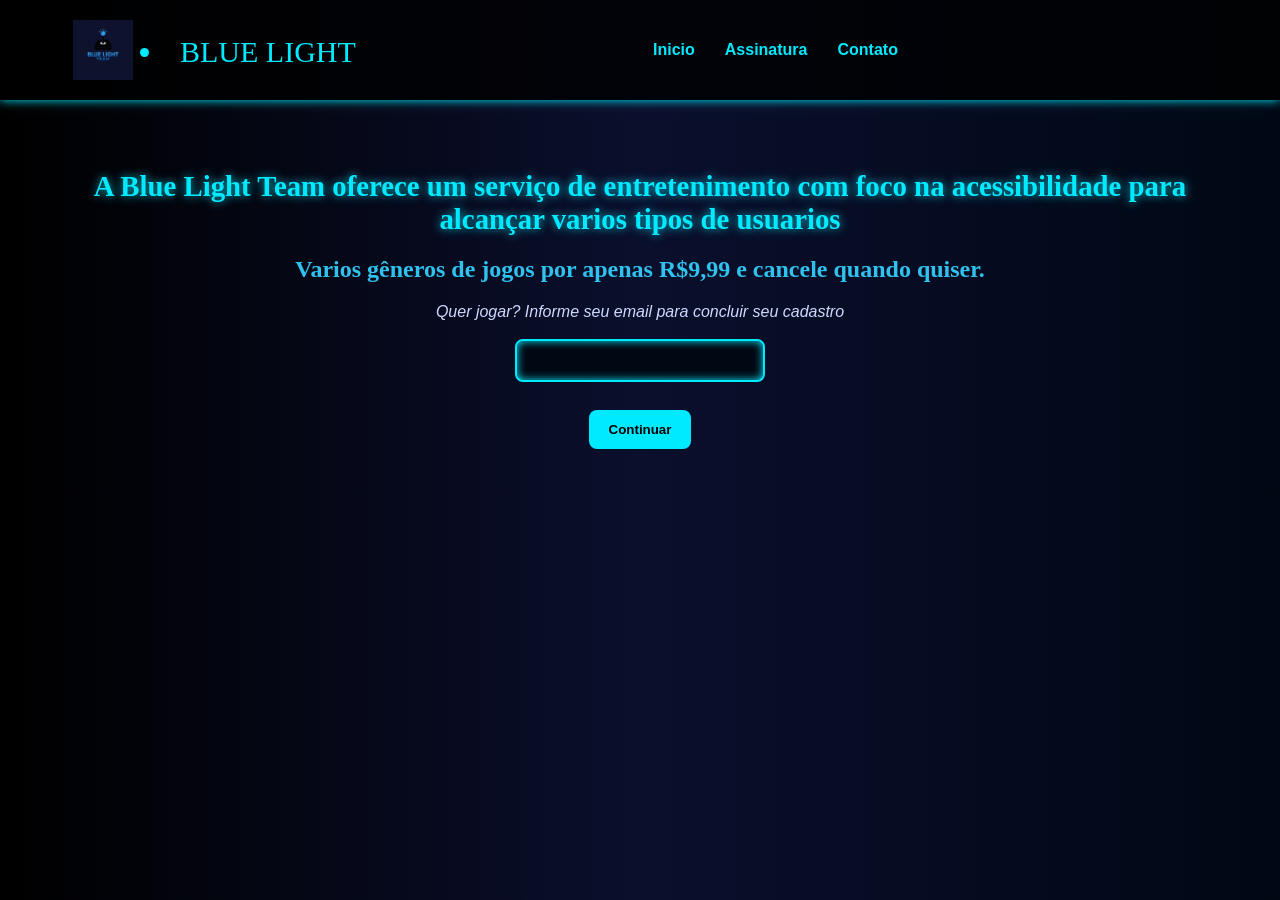
<file: assinatura.html>
<!DOCTYPE html>
<html lang="PT-BR">
<head>
    <meta charset="UTF-8">
    <meta name="viewport" content="width=device-width, initial-scale=1.0">
    <title>....:::: Blue Light Team:::... </title>
    <link rel="stylesheet" href="Css/style.css">
</head>
<body>
    <header>
        <nav id="menu">     
            <ul>
                <img src="img/logo.jpg" alt="logo" id="blt">
                <li class="inicio"><a href="">Inicio</a></li>
                <li class="assinatura"><a href="">Assinatura</a></li>
                <li class="contato"><a href="">Contato</a></li>
                
            </ul>
            <li class="blue-light">BLUE LIGHT</li>
        </nav>
    </header>
    <section id="assinatura">
        <div>
    <h1 class="introdução">A Blue Light Team oferece um serviço de entretenimento com foco na acessibilidade para alcançar varios tipos de usuarios</h1>
    </div>
    <h2 class="generos">Varios gêneros de jogos por apenas R$9,99 e cancele quando quiser.</h2>
  <form action="pagamento.html">
    <p class="jogar"><em>Quer jogar? Informe seu email para concluir seu cadastro</</p>

    <br><br><input type="email" name="email" pattern=".+@.+" required><br><br>
    <button type="submit">Continuar</button>
    </section>
</body>
</html>
</file>
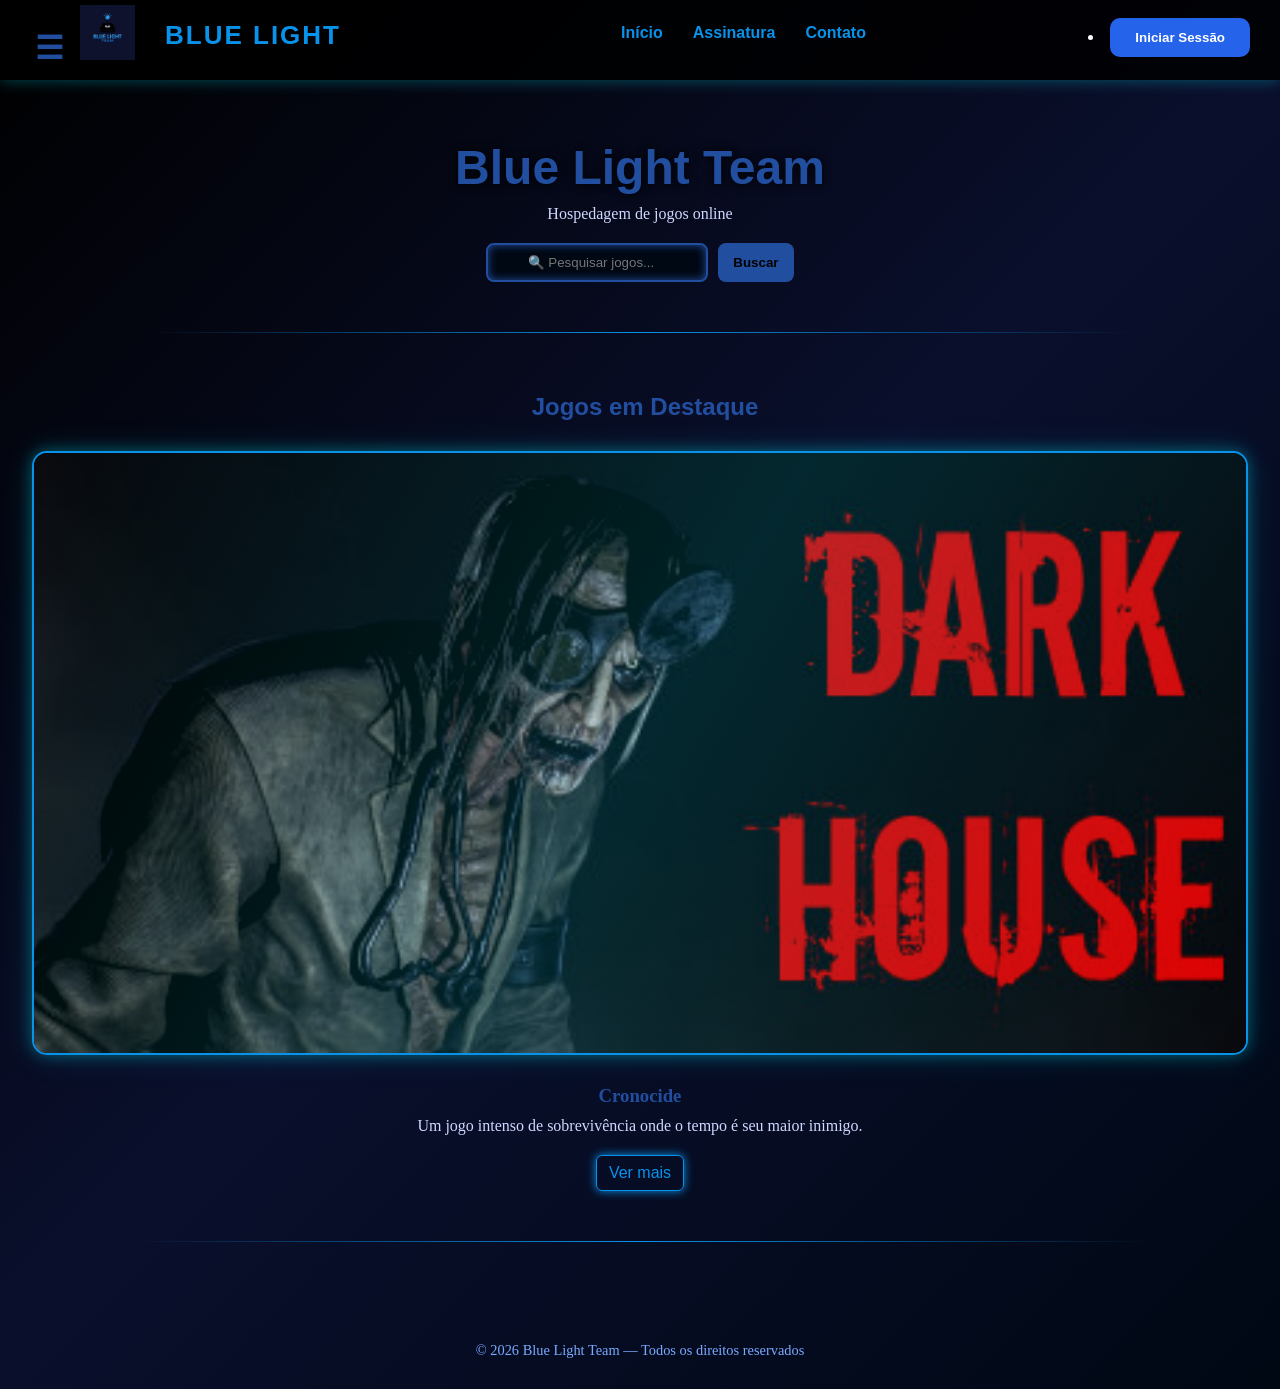
<file: inicio.html>
<!DOCTYPE html>
<html lang="pt-BR">
<head>
  <meta charset="UTF-8">
  <title>Blue Light Team - Início</title>
  <link href='https://unpkg.com/boxicons@2.1.4/css/boxicons.min.css' rel='stylesheet'> 
  <link rel="stylesheet" href="Css/main.css">
</head>

<body>

  <!-- ========== CABEÇALHO PRINCIPAL ========== -->
  <header>
    <nav id="barra" aria-label="Navegação principal">
      <ul>
        <li>
          <img src="img/logo.jpg" alt="Logo Blue Light Team" id="blt">
        </li>
        <h4 class="blue-light">BLUE LIGHT</h4>
        <li class="inicio"><a href="inicio.html">Início</a></li>
        <li class="assinatura"><a href="assinatura.html">Assinatura</a></li>
        <li class="contato"><a href="">Contato</a></li>
      </ul>
      <li>
       <button id="abrirModal">Iniciar Sessão</button>

<dialog id="modalLogin">

    <div class="login-container">

        <h2>Login</h2>

        <form>

            <input
                type="email"
                placeholder="E-mail"
                required
            >
            <i class="bx bxs-user"></i>

            <input
                type="password"
                placeholder="Senha"
                required
            >
            <i class="bx bxs-lock-alt"></i>

            <button type="submit" class="btn-login">
                Entrar
            </button>

        </form>

        <button id="fecharModal" class="btn-fechar">
            ✕
        </button>

    </div>

</dialog>
    </nav>
</form>
  </header>

  <!-- ========== BOTÃO MENU LATERAL ========== -->
  <button
    class="menu-btn"
    onclick="abrirMenu()"
    aria-controls="menu"
    aria-expanded="false"
    aria-label="Abrir menu de categorias"
  >
    ☰
  </button>

  <!-- ========== MENU LATERAL ========== -->
  <aside id="menu" class="menu-lateral" aria-label="Menu de categorias e catálogo">

    <nav aria-label="Categorias">
      <h2>Categorias</h2>
      <ul>
        <li><a href="#">Ação</a></li>
        <li><a href="#">Terror</a></li>
        <li><a href="#">Aventura</a></li>
        <li><a href="#">RPG</a></li>
        <li><a href="#">Multiplayer</a></li>
      </ul>
    </nav>

    <hr>

    <nav aria-label="Catálogo de jogos">
      <h2>Catálogo</h2>

      <section aria-labelledby="cat-acao">
        <h3 id="cat-acao">Ação</h3>
        <ul>
          <li><a href="#">War Strike</a></li>
          <li><a href="#">Speed Battle</a></li>
        </ul>
      </section>

      <section aria-labelledby="cat-terror">
        <h3 id="cat-terror">Terror</h3>
        <ul>
          <li><a href="#">Night Fear</a></li>
          <li><a href="#">Dark House</a></li>
        </ul>
      </section>

      <section aria-labelledby="cat-aventura">
        <h3 id="cat-aventura">Aventura</h3>
        <ul>
          <li><a href="#">Lost Island</a></li>
          <li><a href="#">Hidden Temple</a></li>
        </ul>
      </section>
    </nav>

  </aside>

  <!-- ========== CONTEÚDO PRINCIPAL ========== -->
  <main>

    <!-- Hero / Apresentação -->
    <section class="hero" aria-label="Apresentação">
      <h1>Blue Light Team</h1>
      <p>Hospedagem de jogos online</p>

      <form role="search" aria-label="Pesquisar jogos">
        <input
          type="search"
          placeholder="🔍 Pesquisar jogos..."
          name="pesquisa"
          aria-label="Campo de busca"
        >
        <button type="submit">Buscar</button>
      </form>
    </section>

    <hr>

    <!-- Jogos em Destaque -->
    <section aria-labelledby="titulo-destaque">
      <h2 id="titulo-destaque">Jogos em Destaque</h2>

      <div class="featured-slider" role="region" aria-label="Slider de jogos em destaque">
        <div class="slides">
          <div class="slide active">
            <img src="img/darkhouse.jpg" alt="Dark House">
          </div>
          <div class="slide">
            <img src="img/hidden.jpeg" alt="Hidden Temple">
          </div>
          <div class="slide">
            <img src="img/island.jpeg" alt="Lost Island">
          </div>
          <div class="slide">
            <img src="img/war.jpeg" alt="War Strike">
          </div>
        </div>
      </div>

      <article aria-labelledby="titulo-cronocide">
        <h3 id="titulo-cronocide">Cronocide</h3>
        <p>Um jogo intenso de sobrevivência onde o tempo é seu maior inimigo.</p>
        <a href="cronocide.html" aria-label="Ver mais sobre Cronocide">Ver mais</a>
      </article>

    </section>

  </main>

  <hr>

  <!-- ========== RODAPÉ ========== -->
  <footer>
    <p>©️ 2026 Blue Light Team — Todos os direitos reservados</p>
  </footer>

  <!-- ========== SCRIPTS ========== -->
  <script>
    function abrirMenu() {
      const menu = document.getElementById("menu");
      const btn = document.querySelector(".menu-btn");
      const isOpen = menu.classList.toggle("ativo");
      btn.setAttribute("aria-expanded", isOpen);
    }

    document.addEventListener("DOMContentLoaded", () => {
      const slides = document.querySelectorAll(".featured-slider .slide");
      let current = 0;

      function showSlide(index) {
        slides.forEach(slide => slide.classList.remove("active"));
        slides[index].classList.add("active");
      }

      function nextSlide() {
        current = (current + 1) % slides.length;
        showSlide(current);
      }

      setInterval(nextSlide, 5000);
    });

const modal =
document.getElementById("modalLogin");

const abrir =
document.getElementById("abrirModal");

const fechar =
document.getElementById("fecharModal");

abrir.addEventListener("click", () => {
    modal.showModal();
});

fechar.addEventListener("click", () => {
    modal.close();
});
  </script>

</body>
</html>
</file>
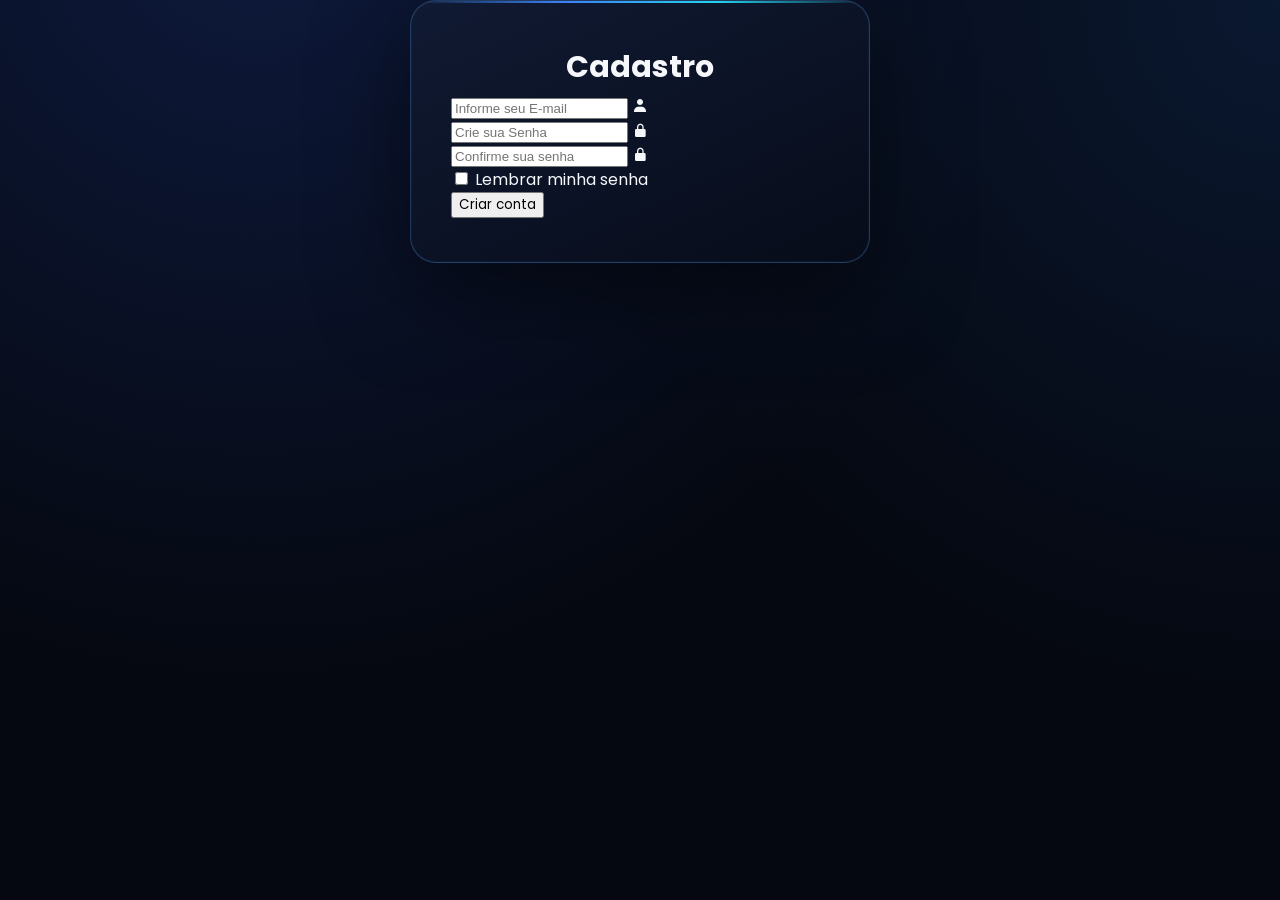
<file: login.html>
<!DOCTYPE html>
<html lang="pt-BR">
<head>
    <meta charset="UTF-8">
    <meta name="viewport" content="width=device-width, initial-scale=1.0">
    <link href='https://unpkg.com/boxicons@2.1.4/css/boxicons.min.css' rel='stylesheet'>
    <link rel="stylesheet" href="Css/login.css">

    <title>Cadastro</title>
</head>
<body>

    <main class="container">

        <form action="Index.html">

            <h1>Cadastro</h1>

            <div class="input-box">
                <input
                    placeholder="Informe seu E-mail"
                    type="email"
                    name="email"
                    required
                >
                <i class="bx bxs-user"></i>
            </div>

            <div class="input-box">
                <input
                    placeholder="Crie sua Senha"
                    type="password"
                    name="password"
                    required
                >
                <i class="bx bxs-lock-alt"></i>
            </div>

            <div class="input-box">
                <input
                    placeholder="Confirme sua senha"
                    type="password"
                    name="confirm-password"
                    required
                >
                <i class="bx bxs-lock-alt"></i>
            </div>

            <div class="remember-forgot">
                <label>
                    <input type="checkbox" required>
                    Lembrar minha senha
                </label>
            </div>

            <button type="submit" class="login">
                Criar conta
            </button>

        </form>

    </main>

</body>
</html>
</file>
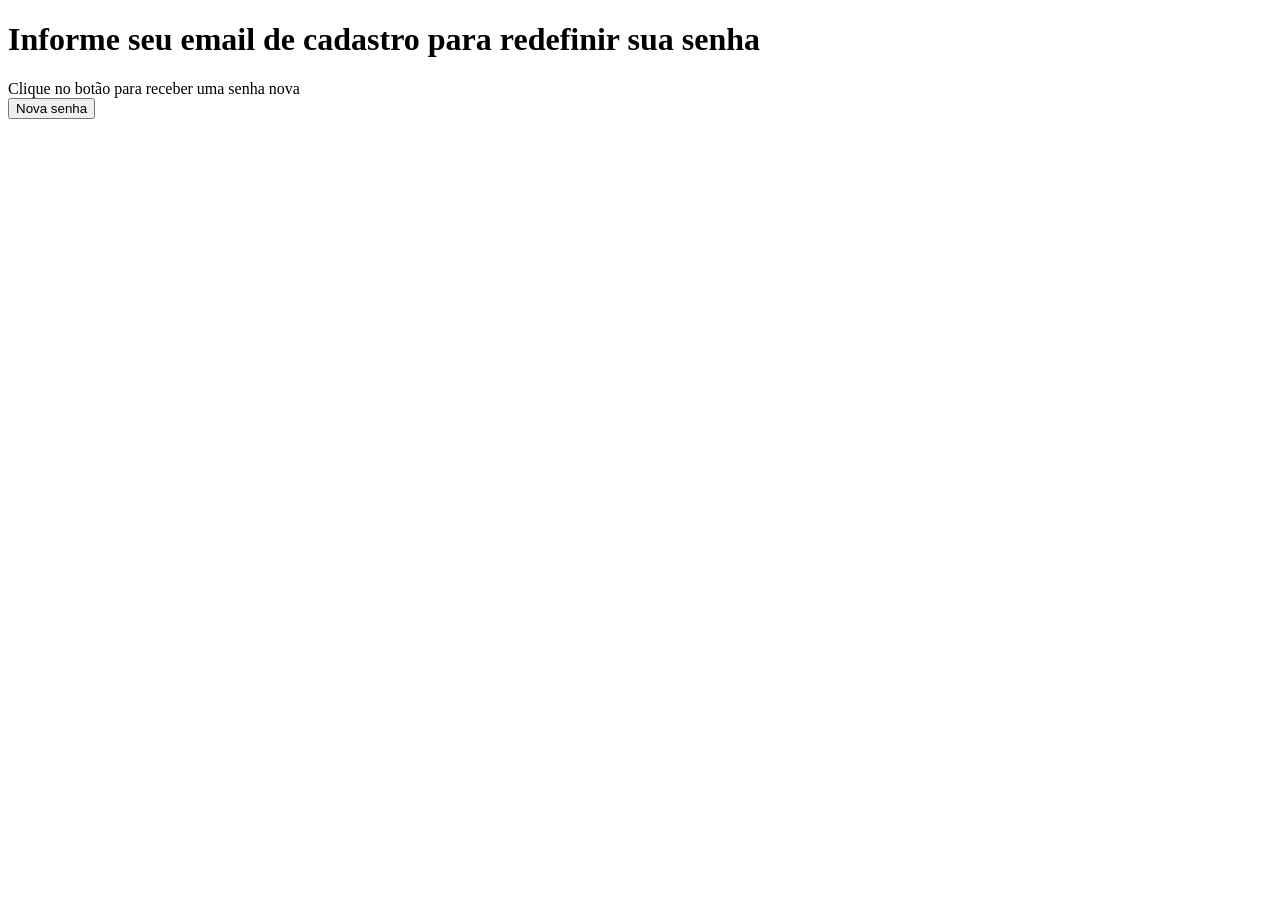
<file: senha.html>
<!DOCTYPE html>
<html lang="pt-BR">
<head>
    <meta charset="UTF-8">
    <meta name="viewport" content="width=device-width, initial-scale=1.0">
    <title>Esqueci a senha</title>
</head>
<body>
    <h1>Informe seu email de cadastro para redefinir sua senha</h1>
  <div class="esqueci-senha">
     <div id="Esquecisenha">Clique no botão para receber uma senha nova

     </div>


  </div>
  <button onclick="Novasenha()">Nova senha</button>
  

<script>
    var senhas = [
        '"G5372gjk"',
        '"9573634"',
        '"8649397"',
        '"kjgi837464"',
        '"lk384493"',
        '"kfjfur9384"',
        '"0484u3h"',
        '"03957hdh"',
        '"0394849j"',

    ]
    function Novasenha(){
        var randomNumber = Math.floor(Math.random() * (senhas.length));
        document.getElementById('Esquecisenha').innerHTML = senhas[randomNumber]
    }

</script>
</body>
</html>
</file>
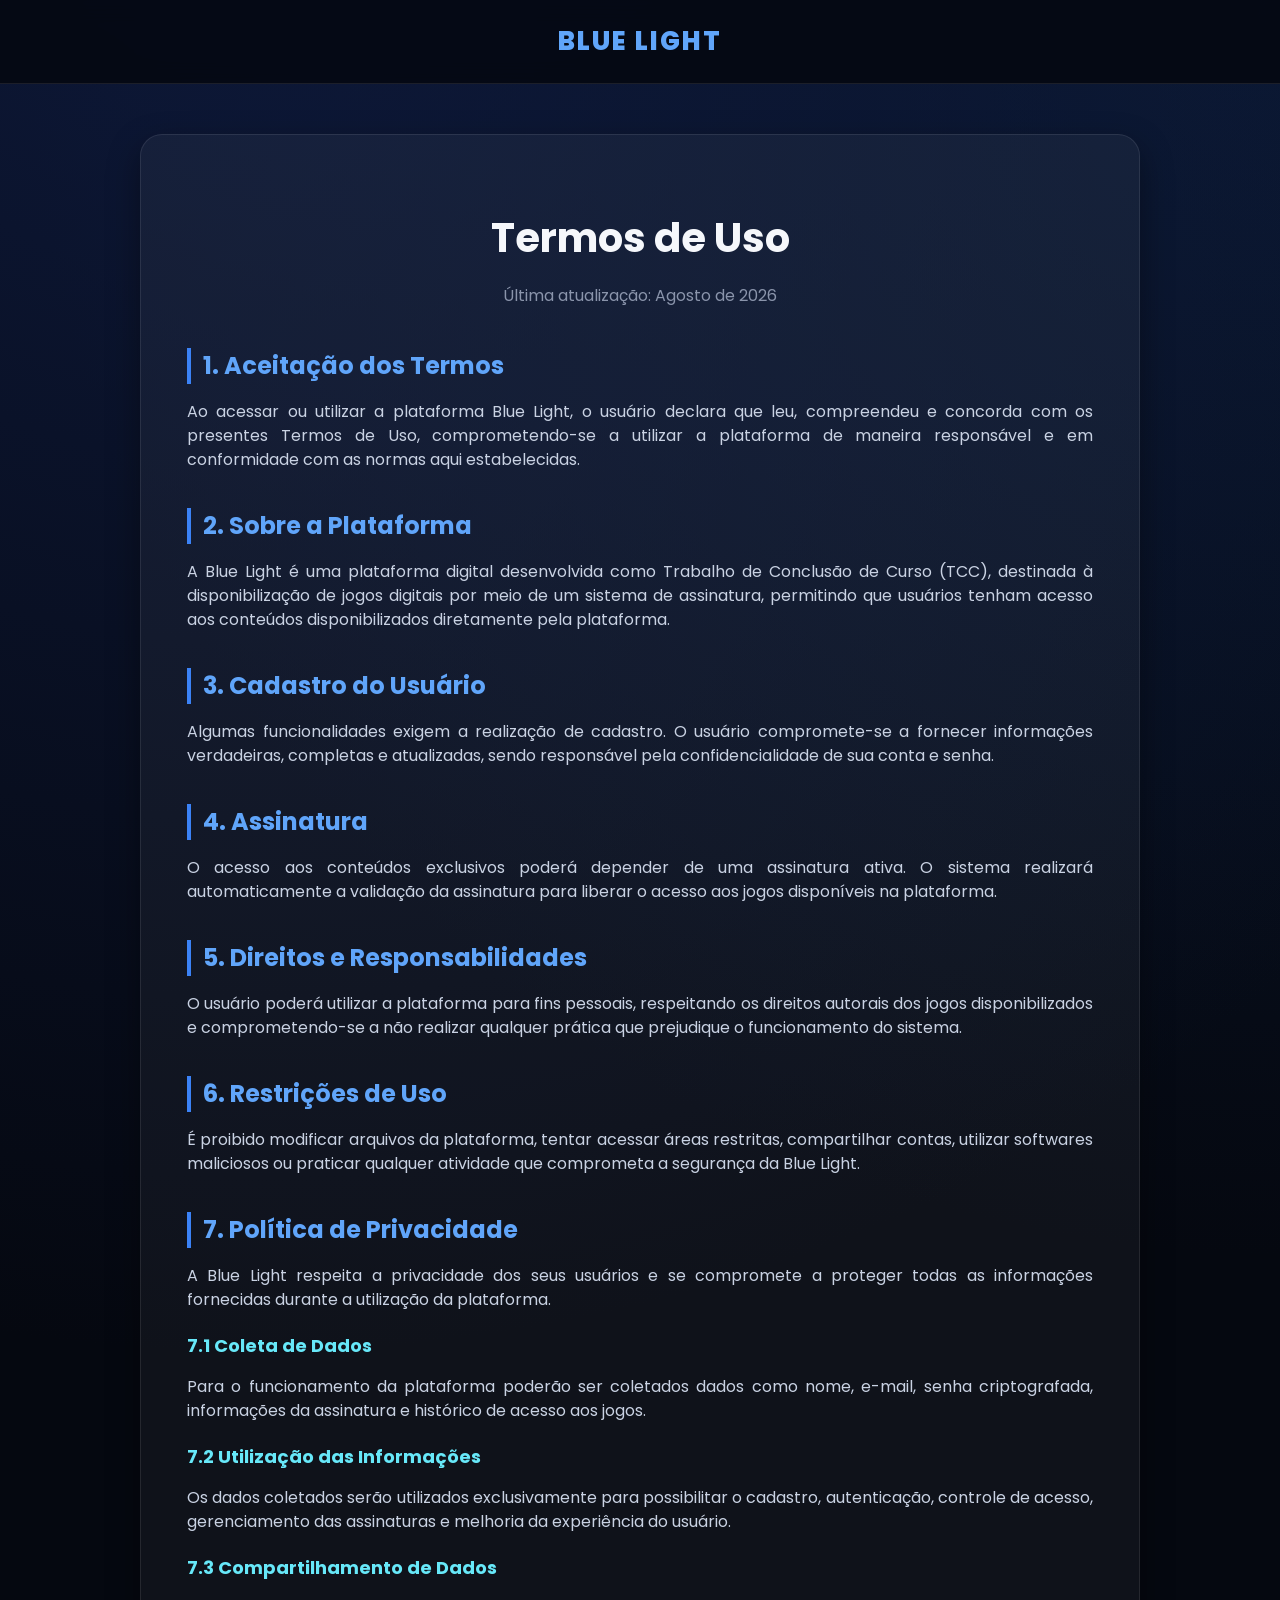
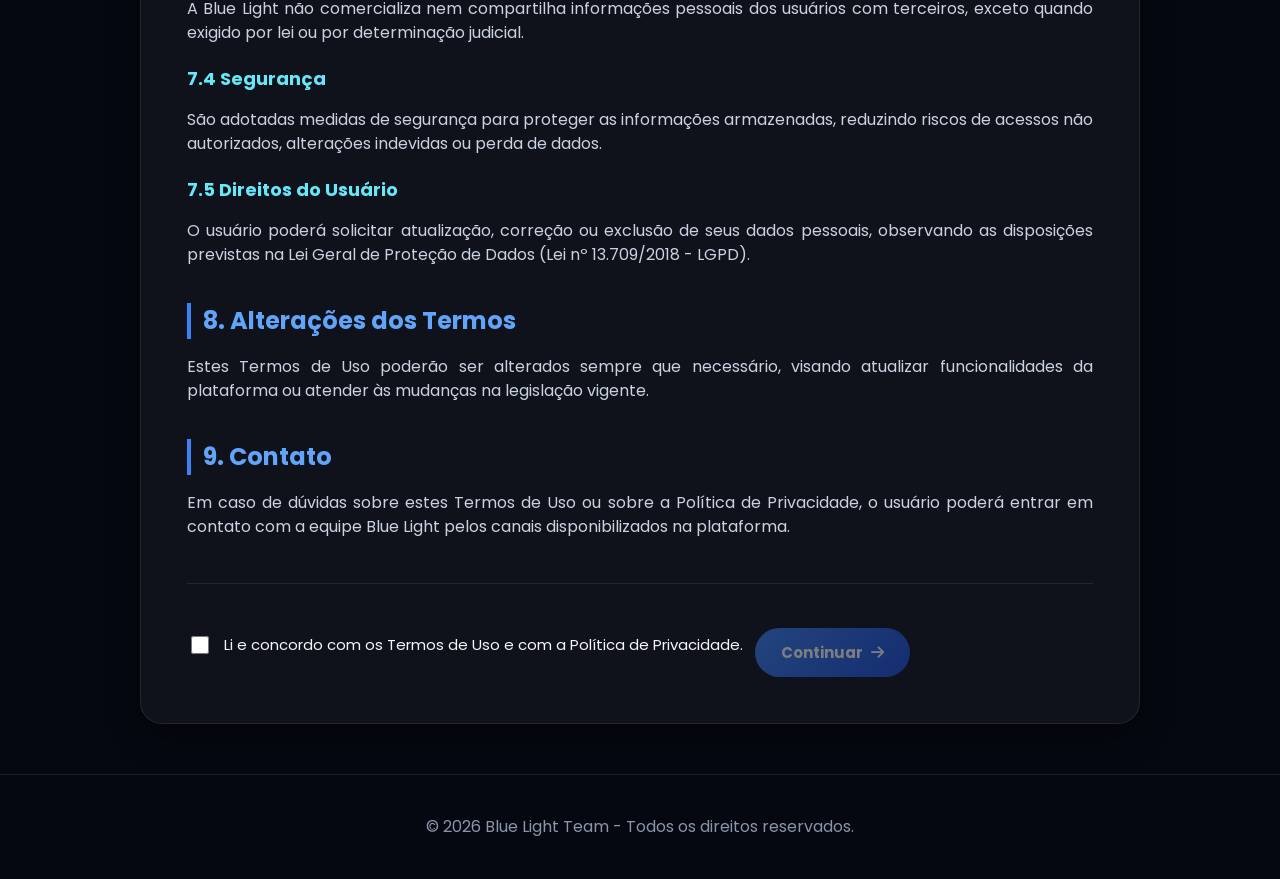
<file: termos.html>
<!DOCTYPE html>
<html lang="pt-BR">

<head>

    <meta charset="UTF-8">
    <meta name="viewport" content="width=device-width, initial-scale=1.0">

    <title>Blue Light | Termos de Uso</title>

    <link rel="stylesheet" href="Css/design-system.css">
    <link rel="stylesheet" href="Css/termos.css">
<link rel="stylesheet" href="Css/responsive.css">
    <link rel="stylesheet" href="https://cdnjs.cloudflare.com/ajax/libs/font-awesome/6.5.1/css/all.min.css">

</head>

<body>

<header class="bl-simple-header">

    <div class="logo">
        BLUE LIGHT
    </div>

</header>

<main class="container">

    <h1>Termos de Uso</h1>

    <p class="atualizacao">
        Última atualização: Agosto de 2026
    </p>

    <section>

        <h2>1. Aceitação dos Termos</h2>

        <p>

            Ao acessar ou utilizar a plataforma Blue Light, o usuário declara que leu,
            compreendeu e concorda com os presentes Termos de Uso, comprometendo-se
            a utilizar a plataforma de maneira responsável e em conformidade com as
            normas aqui estabelecidas.

        </p>

    </section>

    <section>

        <h2>2. Sobre a Plataforma</h2>

        <p>

            A Blue Light é uma plataforma digital desenvolvida como Trabalho de
            Conclusão de Curso (TCC), destinada à disponibilização de jogos digitais
            por meio de um sistema de assinatura, permitindo que usuários tenham
            acesso aos conteúdos disponibilizados diretamente pela plataforma.

        </p>

    </section>

    <section>

        <h2>3. Cadastro do Usuário</h2>

        <p>

            Algumas funcionalidades exigem a realização de cadastro.
            O usuário compromete-se a fornecer informações verdadeiras,
            completas e atualizadas, sendo responsável pela confidencialidade
            de sua conta e senha.

        </p>

    </section>

    <section>

        <h2>4. Assinatura</h2>

        <p>

            O acesso aos conteúdos exclusivos poderá depender de uma assinatura ativa.
            O sistema realizará automaticamente a validação da assinatura para liberar
            o acesso aos jogos disponíveis na plataforma.

        </p>

    </section>

    <section>

        <h2>5. Direitos e Responsabilidades</h2>

        <p>

            O usuário poderá utilizar a plataforma para fins pessoais,
            respeitando os direitos autorais dos jogos disponibilizados
            e comprometendo-se a não realizar qualquer prática que prejudique
            o funcionamento do sistema.

        </p>

    </section>

    <section>

        <h2>6. Restrições de Uso</h2>

        <p>

            É proibido modificar arquivos da plataforma, tentar acessar áreas
            restritas, compartilhar contas, utilizar softwares maliciosos ou
            praticar qualquer atividade que comprometa a segurança da Blue Light.

        </p>

    </section>
        <section>

        <h2>7. Política de Privacidade</h2>

        <p>

            A Blue Light respeita a privacidade dos seus usuários e se compromete a
            proteger todas as informações fornecidas durante a utilização da plataforma.

        </p>

        <h3>7.1 Coleta de Dados</h3>

        <p>

            Para o funcionamento da plataforma poderão ser coletados dados como
            nome, e-mail, senha criptografada, informações da assinatura e
            histórico de acesso aos jogos.

        </p>

        <h3>7.2 Utilização das Informações</h3>

        <p>

            Os dados coletados serão utilizados exclusivamente para possibilitar
            o cadastro, autenticação, controle de acesso, gerenciamento das
            assinaturas e melhoria da experiência do usuário.

        </p>

        <h3>7.3 Compartilhamento de Dados</h3>

        <p>

            A Blue Light não comercializa nem compartilha informações pessoais
            dos usuários com terceiros, exceto quando exigido por lei ou por
            determinação judicial.

        </p>

        <h3>7.4 Segurança</h3>

        <p>

            São adotadas medidas de segurança para proteger as informações
            armazenadas, reduzindo riscos de acessos não autorizados,
            alterações indevidas ou perda de dados.

        </p>

        <h3>7.5 Direitos do Usuário</h3>

        <p>

            O usuário poderá solicitar atualização, correção ou exclusão de
            seus dados pessoais, observando as disposições previstas na Lei
            Geral de Proteção de Dados (Lei nº 13.709/2018 - LGPD).

        </p>

    </section>

    <section>

        <h2>8. Alterações dos Termos</h2>

        <p>

            Estes Termos de Uso poderão ser alterados sempre que necessário,
            visando atualizar funcionalidades da plataforma ou atender às
            mudanças na legislação vigente.

        </p>

    </section>

    <section>

        <h2>9. Contato</h2>

        <p>

            Em caso de dúvidas sobre estes Termos de Uso ou sobre a Política de
            Privacidade, o usuário poderá entrar em contato com a equipe Blue
            Light pelos canais disponibilizados na plataforma.

        </p>

    </section>

    <div class="aceite">

        <input type="checkbox" id="aceito" onchange="document.getElementById('btnContinuar').disabled = !this.checked;">

        <label for="aceito">

            Li e concordo com os Termos de Uso e com a Política de Privacidade.

        </label>
        <a href="Index.php" id="linkContinuar">
            <button id="btnContinuar" disabled>
                Continuar <i class="fa-solid fa-arrow-right"></i>
            </button>

        </a>

    </div>

</main>

<footer class="bl-footer-simple">

    <p>

        © 2026 Blue Light Team - Todos os direitos reservados.

    </p>

</footer>

<script>
document.getElementById('linkContinuar').addEventListener('click', function(e){
    if (document.getElementById('btnContinuar').disabled) { e.preventDefault(); }
});
</script>

</body>

</html>
</file>
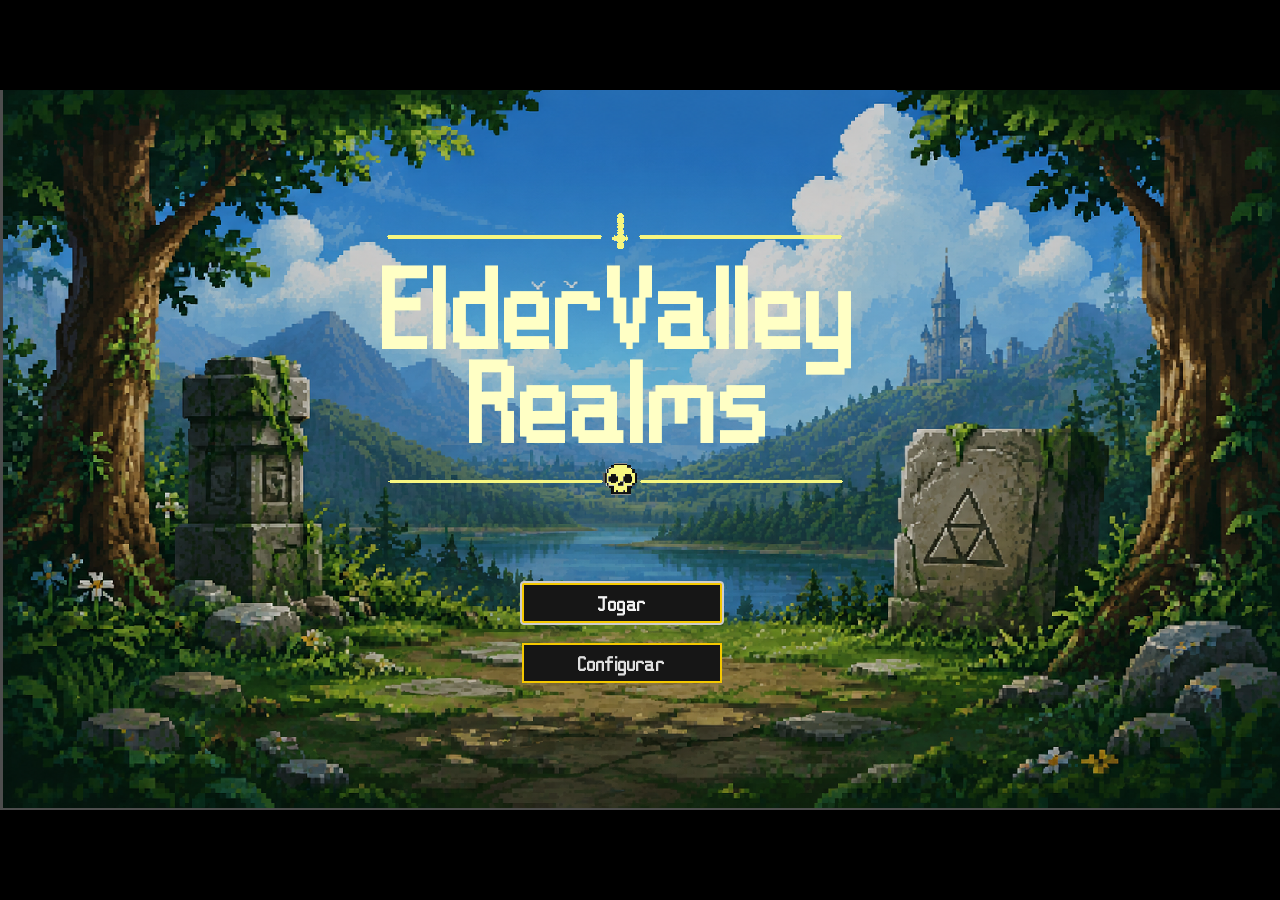
<file: ElderValley Realms/Novo Projeto de Jogo.html>
<!DOCTYPE html>
<html lang="en">
	<head>
		<meta charset="utf-8">
		<meta name="viewport" content="width=device-width, user-scalable=no, initial-scale=1.0">
		<title>ElderValley Realms</title>
		<style>
html, body, #canvas {
	margin: 0;
	padding: 0;
	border: 0;
}

body {
	color: white;
	background-color: black;
	overflow: hidden;
	touch-action: none;
}

#canvas {
	display: block;
}

#canvas:focus {
	outline: none;
}

#status, #status-splash, #status-progress {
	position: absolute;
	left: 0;
	right: 0;
}

#status, #status-splash {
	top: 0;
	bottom: 0;
}

#status {
	background-color: #242424;
	display: flex;
	flex-direction: column;
	justify-content: center;
	align-items: center;
	visibility: hidden;
}

#status-splash {
	max-height: 100%;
	max-width: 100%;
	margin: auto;
}

#status-splash.show-image--false {
	display: none;
}

#status-splash.fullsize--true {
	height: 100%;
	width: 100%;
	object-fit: contain;
}

#status-splash.use-filter--false {
	image-rendering: pixelated;
}

#status-progress, #status-notice {
	display: none;
}

#status-progress {
	bottom: 10%;
	width: 50%;
	margin: 0 auto;
}

#status-notice {
	background-color: #5b3943;
	border-radius: 0.5rem;
	border: 1px solid #9b3943;
	color: #e0e0e0;
	font-family: 'Noto Sans', 'Droid Sans', Arial, sans-serif;
	line-height: 1.3;
	margin: 0 2rem;
	overflow: hidden;
	padding: 1rem;
	text-align: center;
	z-index: 1;
}
		</style>
		<link id="-gd-engine-icon" rel="icon" type="image/png" href="Novo Projeto de Jogo.icon.png" />
<link rel="apple-touch-icon" href="Novo Projeto de Jogo.apple-touch-icon.png"/>

	</head>
	<body>
		<canvas id="canvas">
			Your browser does not support the canvas tag.
		</canvas>

		<noscript>
			Your browser does not support JavaScript.
		</noscript>

		<div id="status">
			<img id="status-splash" class="show-image--true fullsize--true use-filter--true" src="Novo Projeto de Jogo.png" alt="">
			<progress id="status-progress"></progress>
			<div id="status-notice"></div>
		</div>

		<script src="Novo Projeto de Jogo.js"></script>
		<script>
const GODOT_CONFIG = {"args":[],"canvasResizePolicy":2,"emscriptenPoolSize":8,"ensureCrossOriginIsolationHeaders":true,"executable":"Novo Projeto de Jogo","experimentalVK":false,"fileSizes":{"Novo Projeto de Jogo.pck":9260468,"Novo Projeto de Jogo.wasm":37902138},"focusCanvas":true,"gdextensionLibs":[],"godotPoolSize":4};
const GODOT_THREADS_ENABLED = false;
const engine = new Engine(GODOT_CONFIG);

(function () {
	const statusOverlay = document.getElementById('status');
	const statusProgress = document.getElementById('status-progress');
	const statusNotice = document.getElementById('status-notice');

	let initializing = true;
	let statusMode = '';

	function setStatusMode(mode) {
		if (statusMode === mode || !initializing) {
			return;
		}
		if (mode === 'hidden') {
			statusOverlay.remove();
			initializing = false;
			return;
		}
		statusOverlay.style.visibility = 'visible';
		statusProgress.style.display = mode === 'progress' ? 'block' : 'none';
		statusNotice.style.display = mode === 'notice' ? 'block' : 'none';
		statusMode = mode;
	}

	function setStatusNotice(text) {
		while (statusNotice.lastChild) {
			statusNotice.removeChild(statusNotice.lastChild);
		}
		const lines = text.split('\n');
		lines.forEach((line) => {
			statusNotice.appendChild(document.createTextNode(line));
			statusNotice.appendChild(document.createElement('br'));
		});
	}

	function displayFailureNotice(err) {
		console.error(err);
		if (err instanceof Error) {
			setStatusNotice(err.message);
		} else if (typeof err === 'string') {
			setStatusNotice(err);
		} else {
			setStatusNotice('An unknown error occurred.');
		}
		setStatusMode('notice');
		initializing = false;
	}

	const missing = Engine.getMissingFeatures({
		threads: GODOT_THREADS_ENABLED,
	});

	if (missing.length !== 0) {
		if (GODOT_CONFIG['serviceWorker'] && GODOT_CONFIG['ensureCrossOriginIsolationHeaders'] && 'serviceWorker' in navigator) {
			let serviceWorkerRegistrationPromise;
			try {
				serviceWorkerRegistrationPromise = navigator.serviceWorker.getRegistration();
			} catch (err) {
				serviceWorkerRegistrationPromise = Promise.reject(new Error('Service worker registration failed.'));
			}
			// There's a chance that installing the service worker would fix the issue
			Promise.race([
				serviceWorkerRegistrationPromise.then((registration) => {
					if (registration != null) {
						return Promise.reject(new Error('Service worker already exists.'));
					}
					return registration;
				}).then(() => engine.installServiceWorker()),
				// For some reason, `getRegistration()` can stall
				new Promise((resolve) => {
					setTimeout(() => resolve(), 2000);
				}),
			]).then(() => {
				// Reload if there was no error.
				window.location.reload();
			}).catch((err) => {
				console.error('Error while registering service worker:', err);
			});
		} else {
			// Display the message as usual
			const missingMsg = 'Error\nThe following features required to run Godot projects on the Web are missing:\n';
			displayFailureNotice(missingMsg + missing.join('\n'));
		}
	} else {
		setStatusMode('progress');
		engine.startGame({
			'onProgress': function (current, total) {
				if (current > 0 && total > 0) {
					statusProgress.value = current;
					statusProgress.max = total;
				} else {
					statusProgress.removeAttribute('value');
					statusProgress.removeAttribute('max');
				}
			},
		}).then(() => {
			setStatusMode('hidden');
		}, displayFailureNotice);
	}
}());
		</script>
	</body>
</html>
</file>
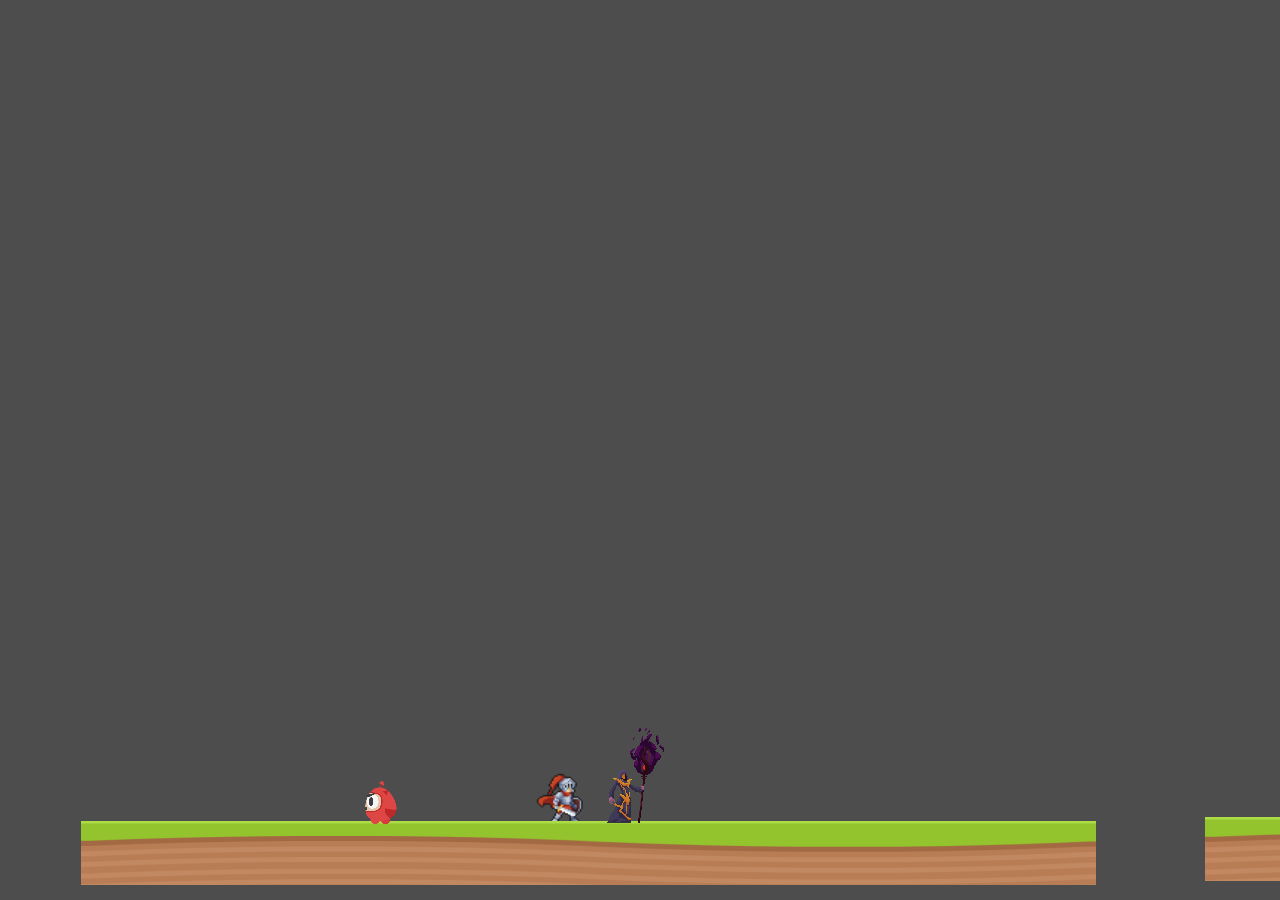
<file: Jogo/Chronoside.html>
<!DOCTYPE html>
<html lang="en">
	<head>
		<meta charset="utf-8">
		<meta name="viewport" content="width=device-width, user-scalable=no, initial-scale=1.0">
		<title>Chronoside</title>
		<style>
html, body, #canvas {
	margin: 0;
	padding: 0;
	border: 0;
}

body {
	color: white;
	background-color: black;
	overflow: hidden;
	touch-action: none;
}

#canvas {
	display: block;
}

#canvas:focus {
	outline: none;
}

#status, #status-splash, #status-progress {
	position: absolute;
	left: 0;
	right: 0;
}

#status, #status-splash {
	top: 0;
	bottom: 0;
}

#status {
	background-color: #242424;
	display: flex;
	flex-direction: column;
	justify-content: center;
	align-items: center;
	visibility: hidden;
}

#status-splash {
	max-height: 100%;
	max-width: 100%;
	margin: auto;
}

#status-splash.show-image--false {
	display: none;
}

#status-splash.fullsize--true {
	height: 100%;
	width: 100%;
	object-fit: contain;
}

#status-splash.use-filter--false {
	image-rendering: pixelated;
}

#status-progress, #status-notice {
	display: none;
}

#status-progress {
	bottom: 10%;
	width: 50%;
	margin: 0 auto;
}

#status-notice {
	background-color: #5b3943;
	border-radius: 0.5rem;
	border: 1px solid #9b3943;
	color: #e0e0e0;
	font-family: 'Noto Sans', 'Droid Sans', Arial, sans-serif;
	line-height: 1.3;
	margin: 0 2rem;
	overflow: hidden;
	padding: 1rem;
	text-align: center;
	z-index: 1;
}
		</style>
		<link id="-gd-engine-icon" rel="icon" type="image/png" href="Chronoside.icon.png" />
<link rel="apple-touch-icon" href="Chronoside.apple-touch-icon.png"/>

	</head>
	<body>
		<canvas id="canvas">
			Your browser does not support the canvas tag.
		</canvas>

		<noscript>
			Your browser does not support JavaScript.
		</noscript>

		<div id="status">
			<img id="status-splash" class="show-image--true fullsize--true use-filter--true" src="Chronoside.png" alt="">
			<progress id="status-progress"></progress>
			<div id="status-notice"></div>
		</div>

		<script src="Chronoside.js"></script>
		<script>
const GODOT_CONFIG = {"args":[],"canvasResizePolicy":2,"emscriptenPoolSize":8,"ensureCrossOriginIsolationHeaders":true,"executable":"Chronoside","experimentalVK":false,"fileSizes":{"Chronoside.pck":164560,"Chronoside.wasm":37900721},"focusCanvas":true,"gdextensionLibs":[],"godotPoolSize":4};
const GODOT_THREADS_ENABLED = false;

/*
 * Controle de áudio da Blue Light.
 * O jogo usa WebAudio; este pequeno adaptador guarda os AudioContexts
 * criados pelo Godot e permite suspendê-los/retomá-los pelo botão da
 * página principal, sem alterar os arquivos do motor do jogo.
 */
(function () {
	const OriginalAudioContext = window.AudioContext;
	const OriginalWebkitAudioContext = window.webkitAudioContext;
	const contexts = [];
	let muted = false;

	function criarWrapper(Original) {
		if (!Original) return null;
		function BLWrappedAudioContext() {
			const ctx = Reflect.construct(Original, Array.from(arguments));
			contexts.push(ctx);
			if (muted) ctx.suspend().catch(() => {});
			return ctx;
		}
		BLWrappedAudioContext.prototype = Original.prototype;
		return BLWrappedAudioContext;
	}

	if (OriginalAudioContext) window.AudioContext = criarWrapper(OriginalAudioContext);
	if (OriginalWebkitAudioContext) window.webkitAudioContext = criarWrapper(OriginalWebkitAudioContext);

	function aplicarMute(valor) {
		muted = !!valor;
		contexts.forEach(function (ctx) {
			try {
				const promise = muted ? ctx.suspend() : ctx.resume();
				if (promise && promise.catch) promise.catch(() => {});
			} catch (e) {}
		});
	}

	window.addEventListener('message', function (event) {
		if (!event.data || event.data.type !== 'BL_AUDIO_TOGGLE') return;
		aplicarMute(event.data.muted);
	});
}());

const engine = new Engine(GODOT_CONFIG);

(function () {
	const statusOverlay = document.getElementById('status');
	const statusProgress = document.getElementById('status-progress');
	const statusNotice = document.getElementById('status-notice');

	let initializing = true;
	let statusMode = '';

	function setStatusMode(mode) {
		if (statusMode === mode || !initializing) {
			return;
		}
		if (mode === 'hidden') {
			statusOverlay.remove();
			initializing = false;
			return;
		}
		statusOverlay.style.visibility = 'visible';
		statusProgress.style.display = mode === 'progress' ? 'block' : 'none';
		statusNotice.style.display = mode === 'notice' ? 'block' : 'none';
		statusMode = mode;
	}

	function setStatusNotice(text) {
		while (statusNotice.lastChild) {
			statusNotice.removeChild(statusNotice.lastChild);
		}
		const lines = text.split('\n');
		lines.forEach((line) => {
			statusNotice.appendChild(document.createTextNode(line));
			statusNotice.appendChild(document.createElement('br'));
		});
	}

	function displayFailureNotice(err) {
		console.error(err);
		if (err instanceof Error) {
			setStatusNotice(err.message);
		} else if (typeof err === 'string') {
			setStatusNotice(err);
		} else {
			setStatusNotice('An unknown error occurred.');
		}
		setStatusMode('notice');
		initializing = false;
	}

	const missing = Engine.getMissingFeatures({
		threads: GODOT_THREADS_ENABLED,
	});

	if (missing.length !== 0) {
		if (GODOT_CONFIG['serviceWorker'] && GODOT_CONFIG['ensureCrossOriginIsolationHeaders'] && 'serviceWorker' in navigator) {
			let serviceWorkerRegistrationPromise;
			try {
				serviceWorkerRegistrationPromise = navigator.serviceWorker.getRegistration();
			} catch (err) {
				serviceWorkerRegistrationPromise = Promise.reject(new Error('Service worker registration failed.'));
			}
			// There's a chance that installing the service worker would fix the issue
			Promise.race([
				serviceWorkerRegistrationPromise.then((registration) => {
					if (registration != null) {
						return Promise.reject(new Error('Service worker already exists.'));
					}
					return registration;
				}).then(() => engine.installServiceWorker()),
				// For some reason, `getRegistration()` can stall
				new Promise((resolve) => {
					setTimeout(() => resolve(), 2000);
				}),
			]).then(() => {
				// Reload if there was no error.
				window.location.reload();
			}).catch((err) => {
				console.error('Error while registering service worker:', err);
			});
		} else {
			// Display the message as usual
			const missingMsg = 'Error\nThe following features required to run Godot projects on the Web are missing:\n';
			displayFailureNotice(missingMsg + missing.join('\n'));
		}
	} else {
		setStatusMode('progress');
		engine.startGame({
			'onProgress': function (current, total) {
				if (current > 0 && total > 0) {
					statusProgress.value = current;
					statusProgress.max = total;
				} else {
					statusProgress.removeAttribute('value');
					statusProgress.removeAttribute('max');
				}
			},
		}).then(() => {
			setStatusMode('hidden');
		}, displayFailureNotice);
	}
}());
		</script>
	</body>
</html>
</file>
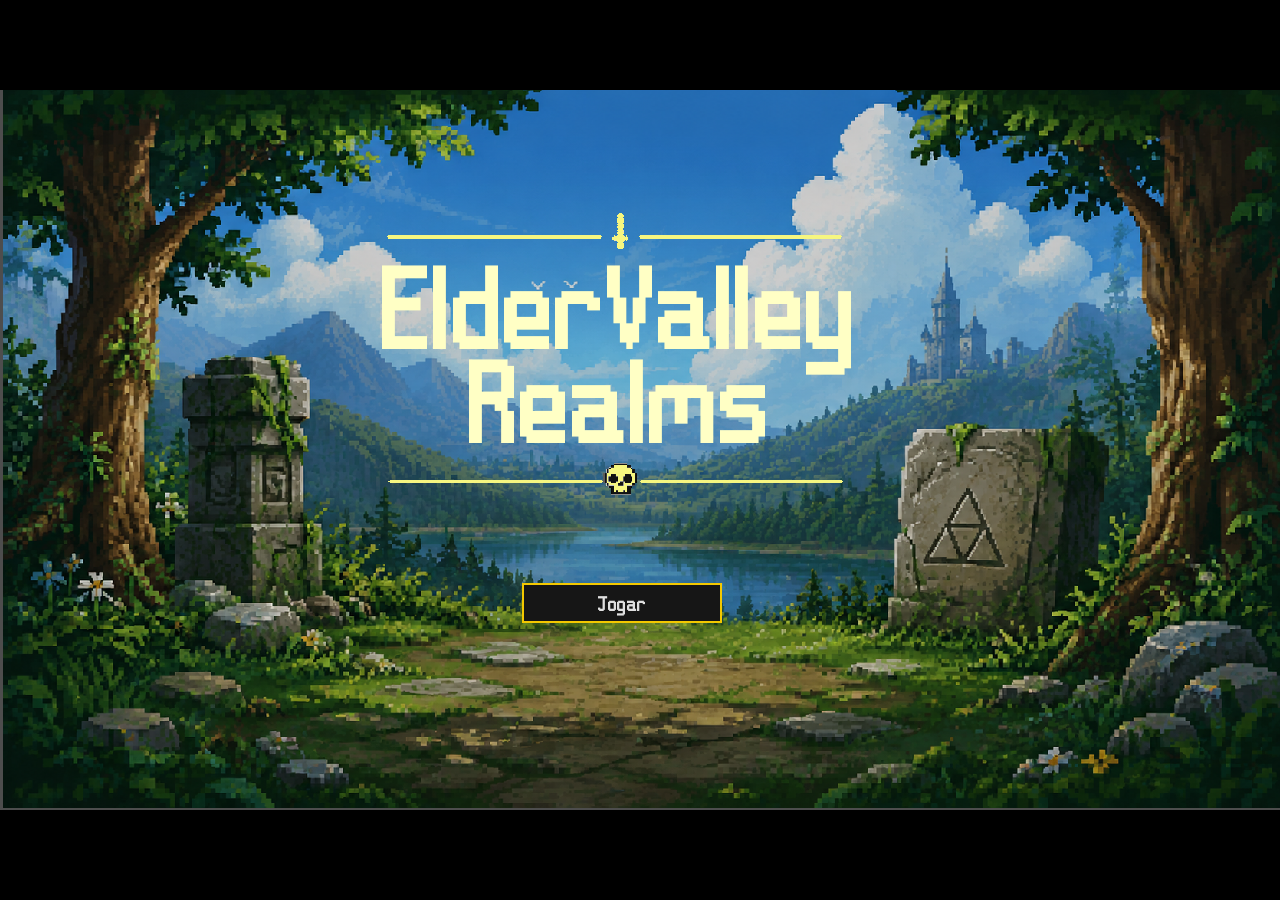
<file: novo-projeto-de-jogo/Novo Projeto de Jogo.html>
<!DOCTYPE html>
<html lang="en">
	<head>
		<meta charset="utf-8">
		<meta name="viewport" content="width=device-width, user-scalable=no, initial-scale=1.0">
		<title>Novo Projeto de Jogo</title>
		<style>
html, body, #canvas {
	margin: 0;
	padding: 0;
	border: 0;
}

body {
	color: white;
	background-color: black;
	overflow: hidden;
	touch-action: none;
}

#canvas {
	display: block;
}

#canvas:focus {
	outline: none;
}

#status, #status-splash, #status-progress {
	position: absolute;
	left: 0;
	right: 0;
}

#status, #status-splash {
	top: 0;
	bottom: 0;
}

#status {
	background-color: #242424;
	display: flex;
	flex-direction: column;
	justify-content: center;
	align-items: center;
	visibility: hidden;
}

#status-splash {
	max-height: 100%;
	max-width: 100%;
	margin: auto;
}

#status-splash.show-image--false {
	display: none;
}

#status-splash.fullsize--true {
	height: 100%;
	width: 100%;
	object-fit: contain;
}

#status-splash.use-filter--false {
	image-rendering: pixelated;
}

#status-progress, #status-notice {
	display: none;
}

#status-progress {
	bottom: 10%;
	width: 50%;
	margin: 0 auto;
}

#status-notice {
	background-color: #5b3943;
	border-radius: 0.5rem;
	border: 1px solid #9b3943;
	color: #e0e0e0;
	font-family: 'Noto Sans', 'Droid Sans', Arial, sans-serif;
	line-height: 1.3;
	margin: 0 2rem;
	overflow: hidden;
	padding: 1rem;
	text-align: center;
	z-index: 1;
}
		</style>
		<link id="-gd-engine-icon" rel="icon" type="image/png" href="Novo Projeto de Jogo.icon.png" />
<link rel="apple-touch-icon" href="Novo Projeto de Jogo.apple-touch-icon.png"/>

	</head>
	<body>
		<canvas id="canvas">
			Your browser does not support the canvas tag.
		</canvas>

		<noscript>
			Your browser does not support JavaScript.
		</noscript>

		<div id="status">
			<img id="status-splash" class="show-image--true fullsize--true use-filter--true" src="Novo Projeto de Jogo.png" alt="">
			<progress id="status-progress"></progress>
			<div id="status-notice"></div>
		</div>

		<script src="Novo Projeto de Jogo.js"></script>
		<script>
const GODOT_CONFIG = {"args":[],"canvasResizePolicy":2,"emscriptenPoolSize":8,"ensureCrossOriginIsolationHeaders":true,"executable":"Novo Projeto de Jogo","experimentalVK":false,"fileSizes":{"Novo Projeto de Jogo.pck":8477988,"Novo Projeto de Jogo.wasm":37902138},"focusCanvas":true,"gdextensionLibs":[],"godotPoolSize":4};
const GODOT_THREADS_ENABLED = false;
const engine = new Engine(GODOT_CONFIG);

(function () {
	const statusOverlay = document.getElementById('status');
	const statusProgress = document.getElementById('status-progress');
	const statusNotice = document.getElementById('status-notice');

	let initializing = true;
	let statusMode = '';

	function setStatusMode(mode) {
		if (statusMode === mode || !initializing) {
			return;
		}
		if (mode === 'hidden') {
			statusOverlay.remove();
			initializing = false;
			return;
		}
		statusOverlay.style.visibility = 'visible';
		statusProgress.style.display = mode === 'progress' ? 'block' : 'none';
		statusNotice.style.display = mode === 'notice' ? 'block' : 'none';
		statusMode = mode;
	}

	function setStatusNotice(text) {
		while (statusNotice.lastChild) {
			statusNotice.removeChild(statusNotice.lastChild);
		}
		const lines = text.split('\n');
		lines.forEach((line) => {
			statusNotice.appendChild(document.createTextNode(line));
			statusNotice.appendChild(document.createElement('br'));
		});
	}

	function displayFailureNotice(err) {
		console.error(err);
		if (err instanceof Error) {
			setStatusNotice(err.message);
		} else if (typeof err === 'string') {
			setStatusNotice(err);
		} else {
			setStatusNotice('An unknown error occurred.');
		}
		setStatusMode('notice');
		initializing = false;
	}

	const missing = Engine.getMissingFeatures({
		threads: GODOT_THREADS_ENABLED,
	});

	if (missing.length !== 0) {
		if (GODOT_CONFIG['serviceWorker'] && GODOT_CONFIG['ensureCrossOriginIsolationHeaders'] && 'serviceWorker' in navigator) {
			let serviceWorkerRegistrationPromise;
			try {
				serviceWorkerRegistrationPromise = navigator.serviceWorker.getRegistration();
			} catch (err) {
				serviceWorkerRegistrationPromise = Promise.reject(new Error('Service worker registration failed.'));
			}
			// There's a chance that installing the service worker would fix the issue
			Promise.race([
				serviceWorkerRegistrationPromise.then((registration) => {
					if (registration != null) {
						return Promise.reject(new Error('Service worker already exists.'));
					}
					return registration;
				}).then(() => engine.installServiceWorker()),
				// For some reason, `getRegistration()` can stall
				new Promise((resolve) => {
					setTimeout(() => resolve(), 2000);
				}),
			]).then(() => {
				// Reload if there was no error.
				window.location.reload();
			}).catch((err) => {
				console.error('Error while registering service worker:', err);
			});
		} else {
			// Display the message as usual
			const missingMsg = 'Error\nThe following features required to run Godot projects on the Web are missing:\n';
			displayFailureNotice(missingMsg + missing.join('\n'));
		}
	} else {
		setStatusMode('progress');
		engine.startGame({
			'onProgress': function (current, total) {
				if (current > 0 && total > 0) {
					statusProgress.value = current;
					statusProgress.max = total;
				} else {
					statusProgress.removeAttribute('value');
					statusProgress.removeAttribute('max');
				}
			},
		}).then(() => {
			setStatusMode('hidden');
		}, displayFailureNotice);
	}
}());
		</script>
	</body>
</html>
</file>
<file: Css/style.css>
/* RESET */
* {
  margin: 0;
  padding: 0;
  box-sizing: border-box;
  font-family: Arial, sans-serif;
}

/* FUNDO */
body {
  background: linear-gradient(
    to right,
    #000000 0%,
    #0a0f2c 50%,
    #000814 100%
  );

  color: #ffffff;
}

#menu {
  background: rgba(0, 0, 0, 0.8);
  padding: 20px;
  box-shadow: 0 0 10px #00eaff;
  height: 100px;
  
}

#menu ul {
  display: flex;
  align-items: center;
  justify-content: center;
  list-style: none;
  gap: 30px;
  text-align: center;
  position: fixed;
  padding-bottom: 20px;
  
}
.blue-light{
  margin-left: 120px;
  margin-top: 15px;
  font-size: 30px;
  font-family: montserrat;
  color: #00eaff;
}

#blt {
  width: 60px;
  margin-right: 490px;
  margin-left: 53px;
  
}

#menu a {
  color: #00eaff;
  text-decoration: none;
  font-weight: bold;
  transition: 0.3s;
}

#menu a:hover {
  color: #ffffff;
  text-shadow: 0 0 10px #00eaff;
}

/* CONTEÚDO PRINCIPAL */
#assinatura {
  text-align: center;
  margin-top: 50px;
  padding: 20px;
  
}

/* TÍTULOS */
.introdução {
  font-size: 1.8em;
  color: #00eaff;
  text-shadow: 0 0 10px #00eaffce;
  margin-bottom: 20px;
  font-family: Cambria, Cochin, Georgia, Times, 'Times New Roman', serif;
}

.generos {
  color: #32c9f7f6;
  margin-bottom: 20px;
  font-family: Cambria, Cochin, Georgia, Times, 'Times New Roman', serif;
}

/* TEXTO */
.jogar {
  margin: 20px 0;
  color: #cfd8ff;
}

/* INPUT */
input[type="email"] {
  padding: 12px;
  width: 250px;
  border: 2px solid #00eaff;
  border-radius: 8px;
  background-color: #000814;
  color: white;
  outline: none;
  box-shadow: 0 0 8px #00eaff inset;
}

/* BOTÃO */
button {
  padding: 12px 20px;
  border: none;
  border-radius: 8px;
  background: #00eaff;
  color: #000;
  font-weight: bold;
  cursor: pointer;
  margin-top: 10px;
  transition: 0.3s;
}

button:hover {
  background: #00bcd4;
  box-shadow: 0 0 15px #00eaff;
}

/* RESPONSIVO */
@media (max-width: 600px) {
  #menu ul {
    flex-direction: column;
  }

  input {
    width: 90%;
  }
}

a nav li a:hover{
    transition: 0,5s;
    border-inline: 2px solid aliceblue;
}

div {
  padding-left: 50px;
  padding-right: 50px;
}
</file>
<file: Css/main.css>
/* =============================================
   RESET
   ============================================= */
* {
  margin: 0;
  padding: 0;
  box-sizing: border-box;
  font-family: Arial, sans-serif;
}

/* =============================================
   BODY
   ============================================= */
body {
  background: linear-gradient(135deg, #000000, #0a0f2c, #000814);
  color: #ffffff;
  min-height: 100vh;
  padding-top: 120px; /* empurra o conteúdo abaixo do header fixo */
  display: flex;
  flex-direction: column;
  align-items: center;
  text-align: center;
}

/* =============================================
   SCROLL
   ============================================= */
::-webkit-scrollbar {
  width: 8px;
}

::-webkit-scrollbar-thumb {
  background: #00eaff;
  border-radius: 10px;
}

/* =============================================
   HEADER / NAVBAR
   ============================================= */
header {
  position: fixed;
  top: 0;
  left: 0;
  width: 100%;
  z-index: 1001; /* acima do menu lateral */
  background: rgba(0, 0, 0, 0.85);
  box-shadow: 0 0 15px #00eaff55;
  height: 80px;
  display: flex;
  align-items: center;
}

#barra {
  width: 100%;
  padding: 0 30px;
  display: flex;
  align-items: center;
  justify-content: space-between;
}

#barra ul {
  list-style: none;
  display: flex;
  align-items: center;
  gap: 30px;
 
}

#blt {
  width: 55px;
  height: auto;
  display: block;
  margin-left: 50px;
}

#barra a {
  color: #0892ea;
  text-decoration: none;
  font-weight: bold;
  transition: 0.3s;
}

#barra a:hover {
  color: #ffffff;
  text-shadow: 0 0 10px #00eaff;
}

.blue-light {
  font-size: 26px;
  font-family: 'Montserrat', Arial, sans-serif;
  color: #0892ea;
  letter-spacing: 2px;
  white-space: nowrap;
  margin-right: 250px;
}

.login {
  margin-right: 150px;
}

/* =============================================
   BOTÃO MENU LATERAL
   ============================================= */
.menu-btn {
  position: fixed;
  top: 22px;
  left: 20px;
  font-size: 32px;
  color: #224ea0;
  cursor: pointer;
  z-index: 1002; /* acima do header */
  background: none;
  border: none;
  line-height: 1;
  transition: 0.3s;
}

.menu-btn:hover {
  text-shadow:
    0 0 10px #00eaff,
    0 0 20px #00eaff;
}

/* =============================================
   MENU LATERAL (aside)
   ============================================= */
.menu-lateral {
  position: fixed;
  top: 0;
  left: -300px;
  width: 260px;
  height: 100vh;
  background: #000814;
  border-right: 2px solid #00eaff;
  box-shadow: 0 0 20px #00eaff55;
  padding: 90px 20px 20px; /* 90px para não sobrepor o header */
  overflow-y: auto;
  text-align: left;
  z-index: 999;
  transition: left 0.4s ease;
}

.menu-lateral.ativo {
  left: 0;
}

.menu-lateral h2 {
  color: #00c3ff;
  margin-top: 20px;
  border-left: 4px solid #00eaff;
  padding-left: 10px;
  font-family: Impact, 'Arial Narrow Bold', sans-serif;
}

.menu-lateral h3 {
  color: #66e0ff;
  margin-top: 20px;
  font-family: Georgia, 'Times New Roman', Times, serif;
}

.menu-lateral a {
  display: block;
  color: #cfd8ff;
  text-decoration: none;
  margin: 10px 0;
  transition: 0.3s;
}

.menu-lateral a:hover {
  color: #00eaff;
  text-shadow:
    0 0 8px #00eaff,
    0 0 15px #00eaff;
  padding-left: 5px;
}

/* =============================================
   MAIN
   ============================================= */
main {
  width: 100%;
  max-width: 1600px;
  padding: 20px;
  display: flex;
  flex-direction: column;
  align-items: center;
}

/* =============================================
   TIPOGRAFIA
   ============================================= */
h1 {
  font-size: 3em;
  color: #224ea0;
  text-shadow: 0 0 10px #000000;
  font-family: Impact, 'Arial Narrow Bold', sans-serif;
  text-align: center;
  width: 100%;
}

h2 {
  text-align: center;
  margin-top: 30px;
  color: #224ea0;
  padding-left: 10px;
  font-family: Impact, 'Arial Narrow Bold', sans-serif;
}

h3 {
  text-align: center;
  color: #224ea0;
  margin-top: 15px;
  font-family: Georgia, 'Times New Roman', Times, serif;
}

p {
  text-align: center;
  margin: 10px 0;
  color: #cfd8ff;
  font-family: Georgia, 'Times New Roman', Times, serif;
}

a {
  display: inline-block;
  color: #0892ea;
  text-decoration: none;
  text-align: center;
  transition: 0.3s;
}

a:hover {
  color: #ffffff;
  text-shadow:
    0 0 8px #0892ea,
    0 0 15px #0892ea;
}

/* =============================================
   FORMULÁRIO DE PESQUISA
   ============================================= */
form[role="search"] {
  margin: 20px 0;
  text-align: center;
  display: flex;
  justify-content: center;
  gap: 10px;
  flex-wrap: wrap;
}

input[type="search"],
input[type="text"] {
  padding: 10px;
  width: 60%;
  min-width: 200px;
  border: 2px solid #224ea0;
  border-radius: 8px;
  background-color: #000814;
  color: white;
  outline: none;
  box-shadow: 0 0 8px #224ea0 inset;
  text-align: center;
}

button {
  padding: 10px 15px;
  border: none;
  border-radius: 8px;
  background: #224ea0;
  color: #000;
  font-weight: bold;
  cursor: pointer;
  transition: 0.3s;
}

button:hover {
  background: #ffffff;
  box-shadow: 0 0 10px #ffffff;
}

/* =============================================
   LISTAS
   ============================================= */
ul {
  margin: 10px 0 20px 0;
  list-style-position: inside;
  text-align: center;
}

li {
  margin-bottom: 5px;
}

/* =============================================
   LINK "VER MAIS" (botão do artigo)
   ============================================= */
article a {
  display: inline-block;
  margin-top: 10px;
  padding: 8px 12px;
  border: 1px solid #0892ea;
  border-radius: 6px;
  box-shadow: 0 0 10px #0892ea;
}

/* =============================================
   DIVISOR
   ============================================= */
hr {
  width: 80%;
  border: none;
  height: 1px;
  background: linear-gradient(to right, transparent, #0892ea, transparent);
  margin: 30px 0;
}

/* =============================================
   RODAPÉ
   ============================================= */
footer {
  text-align: center;
  margin-top: 40px;
  padding: 20px;
  width: 100%;
}

footer p {
  font-size: 0.9em;
  color: #7aaaff;
}

/* =============================================
   SLIDER DE JOGOS EM DESTAQUE
   ============================================= */

.featured-slider {
  width: 95vw;
  max-width: 1600px;
  margin: 30px auto;
  position: relative;
  border-radius: 15px;
  overflow: hidden;
  border: 2px solid #0892ea;
  box-shadow:
    0 0 15px #00eaff55,
    0 0 35px #00eaff22;
  background: #000814;
}

.featured-slider .slides {
  position: relative;
  width: 100%;
  height: 600px;
}

.featured-slider .slide {
  position: absolute;
  top: 0;
  left: 0;
  width: 100%;
  height: 100%;
  opacity: 0;
  transform: scale(1.05);
  transition: opacity 0.8s ease, transform 1s ease;
  display: flex;
  align-items: center;
  justify-content: center;
}

.featured-slider .slide.active {
  opacity: 1;
  transform: scale(1);
  z-index: 2;
}

.featured-slider .slide img {
  width: 100%;
  height: 100%;
  object-fit: cover;
  filter: brightness(0.85) contrast(1.1);
  transition: 0.5s;
}

.featured-slider:hover img {
  filter: brightness(1) contrast(1.2);
}

.featured-slider::before {
  content: "";
  position: absolute;
  inset: 0;
  background: linear-gradient(
    120deg,
    transparent,
    rgba(0, 234, 255, 0.15),
    transparent
  );
  z-index: 3;
  pointer-events: none;
}
/* BOTÃO MENU */

#abrirModal {
    background:#2563eb;
    color:white;
    border:none;
    padding:12px 25px;
    border-radius:10px;
    cursor:pointer;
    font-weight:bold;
    transition:.3s;
}

#abrirModal:hover{
    background:#1d4ed8;
    box-shadow:0 0 15px #00aaff;
}

/* MODAL */

/* MODAL */

#modalLogin{
    margin: 0;
    padding: 0;
    border: none;
    background: transparent;

    position: fixed;
    top: 100px;
    right: 30px;

    left: auto;
    transform: none;
}

/* BACKDROP */

#modalLogin::backdrop{
    background: rgba(0,0,0,.5);
}

/* CONTAINER LOGIN */

.login-container{
    position: relative;

    width: 350px;

    background: #0f172a;

    border: 2px solid #00aaff;

    border-radius: 20px;

    padding: 30px;

    box-shadow:
    0 0 20px #00aaff,
    0 0 50px rgba(0,170,255,.4);

    text-align: center;
}
/* TÍTULO */

.login-container h2{
    color:#00aaff;
    margin-bottom:25px;
    font-size:32px;
}

/* INPUTS */

.login-container input{

    width:100%;

    padding:15px;

    margin-bottom:15px;

    border:none;

    border-radius:10px;

    background:#1e293b;

    color:white;

    outline:none;
}

.login-container input:focus{
    box-shadow:0 0 10px #00aaff;
}

/* BOTÃO ENTRAR */

.btn-login{

    width:100%;

    padding:15px;

    border:none;

    border-radius:10px;

    background:#2563eb;

    color:white;

    font-size:16px;

    font-weight:bold;

    cursor:pointer;

    transition:.3s;
}

.btn-login:hover{

    background:#1d4ed8;

    box-shadow:0 0 15px #00aaff;
}

/* BOTÃO FECHAR */

.btn-fechar{

    position:absolute;

    top:15px;

    right:15px;

    width:35px;

    height:35px;

    border:none;

    border-radius:50%;

    background:#1e293b;

    color:white;

    cursor:pointer;

    transition:.3s;
}

.btn-fechar:hover{

    background:red;

    transform:rotate(90deg);
}

input i {
    position: absolute;
    right: 20px;
    top: 25%;
    font-size: 20px;
    color: #ffffff;
}
</file>
<file: Css/login.css>
@import url('https://fonts.googleapis.com/css2?family=Poppins:wght@400;500;600;700;800&display=swap');
@import url('design-system.css');

body.bl-auth-body{
  display:flex; align-items:center; justify-content:center; min-height:100vh; padding:24px;
}
body.bl-auth-body::before{
  content:""; position:fixed; inset:0; z-index:-1;
  background:
    radial-gradient(circle at 15% 15%, var(--primary-glow) 0%, transparent 45%),
    radial-gradient(circle at 85% 85%, var(--accent-glow) 0%, transparent 45%),
    var(--bg-0);
}

.container{
  width:460px; max-width:92vw;
  background:linear-gradient(155deg,rgba(17,27,51,.96),rgba(7,12,26,.98));
  border:1px solid var(--surface-border);
  border-radius:26px;
  color:var(--text-0);
  padding:44px 40px;
  box-shadow:var(--shadow-md);
  backdrop-filter: var(--surface-blur);
  animation: bl-scale-in var(--t-med);
}

.bl-auth-logo{ display:flex; align-items:center; justify-content:center; gap:10px; margin-bottom:18px; }
.bl-auth-logo img{ width:38px; height:38px; }
.bl-auth-logo span{ font-weight:700; letter-spacing:.4px; }
.bl-auth-logo span b{ color:var(--primary-2); }

.container h1{ font-size:30px; text-align:center; margin:0 0 6px; font-weight:700; }
.bl-auth-sub{ text-align:center; color:var(--text-2); font-size:14px; margin-bottom:26px; }

.termos{ color:var(--text-1); font-size:13px; line-height:1.6; display:flex; align-items:flex-start; gap:8px; margin:6px 0 22px; }
.termos input{ margin-top:3px; accent-color:var(--primary); }
.termos a{ color:var(--accent-2); text-decoration:none; }
.termos a:hover{ text-decoration:underline; }

.bl-auth-submit{ width:100%; }

.register-link, .cadastro{
  font-size:14px; text-align:center; margin-top:18px; display:block; color:var(--text-1); text-decoration:none;
}
.register-link a, .cadastro{ color:var(--primary-2); font-weight:500; text-decoration:none; }
.register-link a:hover, .cadastro:hover{ text-decoration:underline; }

.msg{ margin-bottom:16px; }

@media (max-width:480px){
  .container{ padding:32px 24px; }
}


/* Ajustes de interação e acabamento do formulário. */
.container{ position:relative; overflow:hidden; border-color:rgba(96,165,250,.28); box-shadow:0 30px 90px rgba(0,0,0,.5),0 0 0 1px rgba(34,211,238,.04) inset; }
.container::before{ content:""; position:absolute; left:0; right:0; top:0; height:2px; background:linear-gradient(90deg,transparent,var(--primary),var(--accent),transparent); }
.bl-auth-logo span{ font-size:17px; }
.bl-auth-logo span b{ color:var(--accent-2); }
.bl-auth-submit{ min-height:54px; }
</file>
<file: Css/design-system.css>
/* ==========================================================
   BLUE LIGHT — DESIGN SYSTEM
   Tokens + base + componentes reutilizáveis para todo o site.
   Incluir SEMPRE antes do CSS específico de cada página.
   ========================================================== */

:root{
  /* --- Cor: fundo --- */
  --bg-0:#050810;
  --bg-1:#080c18;
  --bg-2:#0d1324;
  --bg-radial: radial-gradient(circle at 20% -10%, #0e1a3d 0%, transparent 55%),
               radial-gradient(circle at 100% 0%, #0a1830 0%, transparent 45%),
               var(--bg-0);

  /* --- Cor: superfícies (glass) --- */
  --surface: rgba(255,255,255,.045);
  --surface-strong: rgba(255,255,255,.07);
  --surface-border: rgba(255,255,255,.09);
  --surface-blur: blur(18px);

  /* --- Cor: marca --- */
  --primary:#3b82f6;
  --primary-2:#60a5fa;
  --primary-dim:#1d4ed8;
  --accent:#22d3ee;
  --accent-2:#67e8f9;

  --primary-glow: rgba(59,130,246,.35);
  --accent-glow: rgba(34,211,238,.28);

  /* --- Cor: texto --- */
  --text-0:#f5f7fb;
  --text-1:#c9d2e3;
  --text-2:#8a94ab;

  /* --- Cor: estado --- */
  --success:#22c55e;
  --success-bg:rgba(34,197,94,.14);
  --danger:#f43f5e;
  --danger-bg:rgba(244,63,94,.14);
  --warning:#f59e0b;
  --locked: #4b5568;

  /* --- Raios --- */
  --r-sm:10px;
  --r-md:16px;
  --r-lg:22px;
  --r-pill:999px;

  /* --- Espaçamento --- */
  --sp-1:8px; --sp-2:12px; --sp-3:18px; --sp-4:28px; --sp-5:44px; --sp-6:72px;

  /* --- Sombra --- */
  --shadow-sm: 0 4px 16px rgba(0,0,0,.28);
  --shadow-md: 0 12px 32px rgba(0,0,0,.38);
  --shadow-glow: 0 0 0 1px rgba(59,130,246,.25), 0 8px 30px rgba(59,130,246,.18);

  /* --- Transição --- */
  --ease: cubic-bezier(.22,1,.36,1);
  --t-fast: .18s var(--ease);
  --t-med: .35s var(--ease);
  --t-slow: .6s var(--ease);

  /* --- Layout --- */
  --header-h: 76px;
  --container: 1240px;
}

/* ==========================================================
   RESET
   ========================================================== */
*,*::before,*::after{ box-sizing:border-box; }
html{ scroll-behavior:smooth; }
body{
  margin:0;
  min-height:100vh;
  background: var(--bg-radial);
  color: var(--text-0);
  font-family:'Poppins', Arial, Helvetica, sans-serif;
  -webkit-font-smoothing:antialiased;
  line-height:1.5;
}
img{ max-width:100%; display:block; }
a{ color:inherit; }
button{ font-family:inherit; }
::selection{ background:var(--primary-dim); color:#fff; }

::-webkit-scrollbar{ width:10px; height:10px; }
::-webkit-scrollbar-track{ background:var(--bg-0); }
::-webkit-scrollbar-thumb{ background: linear-gradient(var(--primary), var(--accent)); border-radius:20px; }

:focus-visible{
  outline: 2px solid var(--accent);
  outline-offset: 3px;
  border-radius: 6px;
}

.container{ width:min(var(--container), 92vw); margin-inline:auto; }
.visually-hidden{ position:absolute !important; width:1px; height:1px; overflow:hidden; clip:rect(0 0 0 0); white-space:nowrap; }

/* ==========================================================
   ANIMAÇÕES
   ========================================================== */
@keyframes bl-fade-in{ from{opacity:0} to{opacity:1} }
@keyframes bl-slide-up{ from{opacity:0; transform:translateY(24px)} to{opacity:1; transform:translateY(0)} }
@keyframes bl-scale-in{ from{opacity:0; transform:scale(.94)} to{opacity:1; transform:scale(1)} }
@keyframes bl-pulse-ring{ 0%{box-shadow:0 0 0 0 var(--primary-glow)} 70%{box-shadow:0 0 0 12px transparent} 100%{box-shadow:0 0 0 0 transparent} }
@keyframes bl-shimmer{ 0%{background-position:-400px 0} 100%{background-position:400px 0} }

.bl-reveal{ opacity:0; transform:translateY(24px); transition: opacity var(--t-slow), transform var(--t-slow); }
.bl-reveal.in-view{ opacity:1; transform:translateY(0); }

@media (prefers-reduced-motion: reduce){
  *{ animation-duration:.001ms !important; animation-iteration-count:1 !important; transition-duration:.001ms !important; scroll-behavior:auto !important; }
}

/* ==========================================================
   HEADER / NAVBAR
   ========================================================== */
.bl-header{
  position:fixed; inset:0 0 auto 0; height:var(--header-h);
  display:flex; align-items:center; z-index:1000;
  background: rgba(5,8,16,.72);
  backdrop-filter: saturate(140%) blur(14px);
  border-bottom:1px solid var(--surface-border);
  transition: background var(--t-med), box-shadow var(--t-med);
}
.bl-header.is-scrolled{ box-shadow: var(--shadow-md); }
.bl-header .container{
  display:flex; align-items:center; justify-content:space-between; gap:var(--sp-4); height:100%;
}
.bl-logo{ display:flex; align-items:center; gap:12px; text-decoration:none; font-weight:700; font-size:20px; letter-spacing:.3px; color:var(--text-0); }
.bl-logo img{ width:42px; height:42px; object-fit:contain; border-radius:10px; }
.bl-logo span b{ color:var(--primary-2); }

.bl-nav{ display:flex; align-items:center; gap:var(--sp-4); }
.bl-nav ul{ display:flex; gap:6px; list-style:none; margin:0; padding:0; }
.bl-nav a{
  text-decoration:none; color:var(--text-1); font-weight:500; font-size:15px;
  padding:9px 14px; border-radius:var(--r-pill); transition: color var(--t-fast), background var(--t-fast);
}
.bl-nav a:hover, .bl-nav a.active{ color:#fff; background:var(--surface-strong); }

.bl-search{
  display:flex; align-items:center; gap:8px;
  background:var(--surface); border:1px solid var(--surface-border);
  border-radius:var(--r-pill); padding:8px 8px 8px 16px; min-width:220px;
  transition: border-color var(--t-fast), box-shadow var(--t-fast);
}
.bl-search:focus-within{ border-color:var(--primary); box-shadow:0 0 0 3px var(--primary-glow); }
.bl-search.is-expanded{ box-shadow:0 0 0 3px var(--primary-glow); border-color:var(--primary); }
.bl-search input{
  background:none; border:none; outline:none; color:var(--text-0); font-size:14px; width:100%;
}
.bl-search input::placeholder{ color:var(--text-2); }
.bl-search button{
  background:var(--primary); color:#fff; border:none; width:32px; height:32px; border-radius:50%;
  display:grid; place-items:center; cursor:pointer; transition: background var(--t-fast), transform var(--t-fast);
}
.bl-search button:hover{ background:var(--primary-2); transform:scale(1.06); }

.bl-btn{
  display:inline-flex; align-items:center; justify-content:center; gap:8px;
  padding:11px 22px; border-radius:var(--r-pill); border:none; cursor:pointer;
  font-weight:600; font-size:14.5px; text-decoration:none;
  transition: transform var(--t-fast), box-shadow var(--t-fast), background var(--t-fast), border-color var(--t-fast), opacity var(--t-fast);
  white-space:nowrap;
}
.bl-btn:active{ transform:scale(.97); }
.bl-btn-primary{ background:linear-gradient(135deg, var(--primary), var(--primary-dim)); color:#fff; box-shadow: var(--shadow-glow); }
.bl-btn-primary:hover{ transform:translateY(-2px); box-shadow: 0 0 0 1px var(--primary-glow), 0 14px 34px rgba(59,130,246,.3); }
.bl-btn-ghost{ background:var(--surface); color:var(--text-0); border:1px solid var(--surface-border); }
.bl-btn-ghost:hover{ background:var(--surface-strong); border-color:var(--primary); }
.bl-btn-outline{ background:transparent; color:var(--primary-2); border:1.5px solid var(--primary-dim); }
.bl-btn-outline:hover{ background:var(--primary-glow); color:#fff; }
.bl-btn[disabled], .bl-btn.is-loading{ opacity:.75; cursor:not-allowed; }
.bl-btn.is-loading{ pointer-events:none; }
.bl-btn .bl-spinner{ display:none; }
.bl-btn.is-loading .bl-spinner{ display:inline-block; }
.bl-btn.is-loading .bl-btn-label{ opacity:.6; }

.bl-spinner{
  width:16px; height:16px; border-radius:50%;
  border:2px solid rgba(255,255,255,.35); border-top-color:#fff;
  animation: bl-spin .7s linear infinite;
}
@keyframes bl-spin{ to{ transform:rotate(360deg); } }

.perfil-link{ display:inline-flex; align-items:center; gap:10px; text-decoration:none; }
.perfil-link .avatar{
  width:34px; height:34px; border-radius:50%; background:linear-gradient(135deg,var(--primary),var(--accent));
  display:grid; place-items:center; font-weight:700; font-size:14px; color:#04101f; position:relative;
}
.perfil-link{ align-items:center; }

/* Menu mobile */
.bl-burger{ display:none; background:none; border:none; color:#fff; font-size:22px; cursor:pointer; padding:8px; }
.bl-mobile-menu{
  position:fixed; inset:var(--header-h) 0 0 0; background:rgba(4,7,14,.97); backdrop-filter:blur(12px);
  z-index:999; transform:translateX(100%); transition: transform var(--t-med);
  padding:var(--sp-4); display:flex; flex-direction:column; gap:var(--sp-2);
}
.bl-mobile-menu.is-open{ transform:translateX(0); }
.bl-mobile-menu a{ color:var(--text-0); text-decoration:none; font-size:18px; padding:14px 6px; border-bottom:1px solid var(--surface-border); }

@media (max-width:900px){
  .bl-nav ul, .bl-search{ display:none; }
  .bl-burger{ display:block; }
}

/* ==========================================================
   CARDS / GLASS
   ========================================================== */
.bl-card{
  background:var(--surface);
  border:1px solid var(--surface-border);
  border-radius:var(--r-lg);
  backdrop-filter: var(--surface-blur);
  transition: transform var(--t-med), border-color var(--t-med), box-shadow var(--t-med);
}
.bl-card:hover{ transform:translateY(-6px); border-color:rgba(59,130,246,.4); box-shadow:var(--shadow-md); }

.bl-badge{
  display:inline-flex; align-items:center; gap:6px;
  font-size:12px; font-weight:700; letter-spacing:.3px; text-transform:uppercase;
  padding:5px 11px; border-radius:var(--r-pill);
}
.bl-badge-new{ background:rgba(34,211,238,.16); color:var(--accent-2); }
.bl-badge-popular{ background:rgba(59,130,246,.18); color:var(--primary-2); }
.bl-badge-locked{ background:rgba(255,255,255,.06); color:var(--text-2); }
.bl-badge-ok{ background:var(--success-bg); color:#4ade80; }

/* ==========================================================
   FLASH / ALERTAS
   ========================================================== */
.bl-flash{
  display:flex; align-items:center; gap:10px;
  padding:14px 18px; border-radius:var(--r-md); margin-bottom:var(--sp-3);
  font-size:14.5px; font-weight:500; animation: bl-slide-up var(--t-med);
  border:1px solid transparent;
}
.bl-flash.sucesso{ background:var(--success-bg); color:#86efac; border-color:rgba(34,197,94,.3); }
.bl-flash.erro{ background:var(--danger-bg); color:#fca5b1; border-color:rgba(244,63,94,.3); }

/* ==========================================================
   FORMULÁRIOS
   ========================================================== */
.bl-field{ position:relative; margin-bottom:20px; }
.bl-field .bl-icon{
  position:absolute; left:16px; top:50%; transform:translateY(-50%);
  color:var(--text-2); font-size:16px; pointer-events:none; transition: color var(--t-fast);
}
.bl-field input{
  width:100%; padding:15px 16px 15px 44px; border-radius:var(--r-md);
  background:var(--surface); border:1.5px solid var(--surface-border); color:var(--text-0);
  font-size:15px; outline:none; transition: border-color var(--t-fast), box-shadow var(--t-fast), background var(--t-fast);
}
.bl-field input::placeholder{ color:var(--text-2); }
.bl-field input:focus{ border-color:var(--primary); box-shadow:0 0 0 3px var(--primary-glow); background:var(--surface-strong); }
.bl-field input:focus + .bl-icon,
.bl-field:has(input:focus) .bl-icon{ color:var(--primary-2); }
.bl-field .bl-toggle-pass{
  position:absolute; right:14px; top:50%; transform:translateY(-50%);
  background:none; border:none; color:var(--text-2); cursor:pointer; font-size:16px; padding:4px;
}
.bl-field .bl-toggle-pass:hover{ color:var(--text-0); }
.bl-field small.bl-error{ display:block; margin-top:6px; color:#fca5b1; font-size:12.5px; }

/* ==========================================================
   FOOTER
   ========================================================== */
.bl-footer{
  border-top:1px solid var(--surface-border);
  padding:var(--sp-5) 0; text-align:center; color:var(--text-2); font-size:14px;
  background:linear-gradient(to bottom, transparent, rgba(0,0,0,.35));
}
.bl-footer a{ color:var(--primary-2); text-decoration:none; }
.bl-footer a:hover{ text-decoration:underline; }
.bl-footer .bl-footer-links{ display:flex; gap:16px; justify-content:center; margin-top:10px; flex-wrap:wrap; }

/* ==========================================================
   WHATSAPP FLOAT
   ========================================================== */
.whatsapp-float{
  position:fixed; width:58px; height:58px; bottom:24px; right:24px; z-index:800;
  background:linear-gradient(135deg,#25D366,#1aa851); color:#fff; border-radius:50%;
  display:flex; align-items:center; justify-content:center; font-size:28px; text-decoration:none;
  box-shadow:0 8px 24px rgba(0,0,0,.4); transition: transform var(--t-fast), box-shadow var(--t-fast);
}
.whatsapp-float:hover{ transform:scale(1.08); box-shadow:0 10px 30px rgba(37,211,102,.4); }

/* ==========================================================
   SKELETON LOADING
   ========================================================== */
.bl-skeleton{
  background: linear-gradient(90deg, var(--surface) 25%, var(--surface-strong) 37%, var(--surface) 63%);
  background-size:400% 100%; animation: bl-shimmer 1.4s ease infinite; border-radius:var(--r-md);
}

/* ==========================================================
   SECTION HELPERS
   ========================================================== */
.bl-section{ padding: var(--sp-6) 0; }
.bl-section-head{ text-align:center; max-width:640px; margin:0 auto var(--sp-5); }
.bl-eyebrow{ color:var(--primary-2); font-weight:700; letter-spacing:2px; text-transform:uppercase; font-size:12.5px; }
.bl-section-title{ font-size:clamp(28px,4vw,42px); margin:10px 0 12px; font-weight:700; }
.bl-section-sub{ color:var(--text-2); font-size:16px; }

.bl-grid{ display:grid; gap:var(--sp-4); grid-template-columns:repeat(auto-fit, minmax(270px,1fr)); }

.bl-empty{
  text-align:center; padding:var(--sp-6) var(--sp-4); border:1px dashed var(--surface-border);
  border-radius:var(--r-lg); color:var(--text-2);
}
.bl-empty .bl-empty-icon{ font-size:44px; margin-bottom:14px; opacity:.7; }

/* ==========================================================
   TEMA CLARO (alternável via data-theme="light" no <html>)
   ========================================================== */
:root[data-theme="light"]{
  --bg-0:#f4f6fb; --bg-1:#ffffff; --bg-2:#eef1f8;
  --bg-radial: radial-gradient(circle at 20% -10%, #dbe6ff 0%, transparent 55%),
               radial-gradient(circle at 100% 0%, #e3f7fb 0%, transparent 45%),
               var(--bg-0);
  --surface: rgba(10,20,40,.045);
  --surface-strong: rgba(10,20,40,.08);
  --surface-border: rgba(10,20,40,.1);
  --text-0:#0c1220; --text-1:#33405c; --text-2:#6b7690;
}
:root[data-theme="light"] .bl-header{ background:rgba(244,246,251,.78); }
:root[data-theme="light"] .bl-hero-visual img{ opacity:1; }
:root[data-theme="light"] ::-webkit-scrollbar-track{ background:var(--bg-1); }
:root[data-theme="light"] .bl-mobile-menu{ background:rgba(244,246,251,.98); }

.bl-theme-toggle{
  width:38px; height:38px; border-radius:50%; border:1px solid var(--surface-border);
  background:var(--surface); color:var(--text-0); cursor:pointer; display:grid; place-items:center; font-size:15px;
  transition: background var(--t-fast), transform var(--t-fast);
}
.bl-theme-toggle:hover{ background:var(--surface-strong); transform:rotate(15deg); }

/* ==========================================================
   CURSOR / INTERAÇÃO
   ========================================================== */
html, body, * { cursor: auto; }
a, button, [role="button"], summary, label, select { cursor: pointer; }
input, textarea { cursor: text; caret-color: var(--text-0); }
input[type="checkbox"], input[type="radio"] { cursor: pointer; }
button:disabled, input:disabled, select:disabled, textarea:disabled { cursor: not-allowed; }

/* ==========================================================
   TOASTS
   ========================================================== */
.bl-toasts{ position:fixed; top:calc(var(--header-h) + 16px); right:18px; z-index:2000; display:flex; flex-direction:column; gap:10px; max-width:340px; }
.bl-toast{
  display:flex; align-items:flex-start; gap:12px; padding:14px 16px; border-radius:var(--r-md);
  background:var(--bg-1); border:1px solid var(--surface-border); box-shadow:var(--shadow-md);
  animation: bl-toast-in .35s var(--ease); position:relative; overflow:hidden;
}
@keyframes bl-toast-in{ from{ opacity:0; transform:translateX(30px); } to{ opacity:1; transform:translateX(0); } }
.bl-toast.is-leaving{ animation: bl-toast-out .3s var(--ease) forwards; }
@keyframes bl-toast-out{ to{ opacity:0; transform:translateX(30px); } }
.bl-toast i.bl-toast-icon{ font-size:18px; margin-top:2px; }
.bl-toast.sucesso i.bl-toast-icon{ color:#4ade80; }
.bl-toast.erro i.bl-toast-icon{ color:#fca5b1; }
.bl-toast.info i.bl-toast-icon{ color:var(--accent-2); }
.bl-toast strong{ display:block; font-size:14px; }
.bl-toast p{ margin:2px 0 0; font-size:12.5px; color:var(--text-2); }
.bl-toast .bl-toast-close{ position:absolute; top:8px; right:10px; background:none; border:none; color:var(--text-2); cursor:pointer; }
.bl-toast .bl-toast-bar{ position:absolute; bottom:0; left:0; height:2px; background:var(--primary); animation: bl-toast-bar 4.2s linear forwards; }
@keyframes bl-toast-bar{ from{ width:100%; } to{ width:0%; } }

/* ==========================================================
   MODAIS DE EFEITO (level up / conquista)
   ========================================================== */
.bl-fx-modal{
  position:fixed; inset:0; z-index:3000; display:flex; align-items:center; justify-content:center;
  background:rgba(3,6,12,.78); backdrop-filter:blur(6px); animation: bl-fade-in .25s;
}
.bl-fx-modal[hidden]{ display:none; }
.bl-fx-card{
  width:360px; max-width:90vw; text-align:center; padding:40px 30px; border-radius:var(--r-lg);
  background:linear-gradient(160deg, rgba(59,130,246,.16), var(--bg-1)); border:1px solid var(--surface-border);
  box-shadow:var(--shadow-glow); animation: bl-fx-pop .5s var(--ease);
}
@keyframes bl-fx-pop{ 0%{ transform:scale(.7); opacity:0; } 60%{ transform:scale(1.05); opacity:1; } 100%{ transform:scale(1); } }
.bl-fx-icon{ font-size:52px; margin-bottom:14px; color:var(--accent); animation: bl-pulse-ring 1.4s ease-out infinite; border-radius:50%; display:inline-flex; padding:18px; background:rgba(34,211,238,.12); }
.bl-fx-card h2{ margin:6px 0; font-size:24px; }
.bl-fx-card p{ color:var(--text-1); margin:0 0 6px; }
.bl-fx-xp{ display:inline-block; margin-top:10px; padding:6px 16px; border-radius:var(--r-pill); background:var(--success-bg); color:#4ade80; font-weight:700; font-size:13px; }
.bl-fx-card button{ margin-top:22px; }
.bl-fx-particles{ position:absolute; inset:0; overflow:hidden; pointer-events:none; }
.bl-fx-particle{
  position:absolute; width:6px; height:6px; border-radius:50%; background:var(--accent);
  animation: bl-fx-fall 1.6s ease-in forwards;
}
@keyframes bl-fx-fall{ from{ transform:translateY(-20px) scale(1); opacity:1; } to{ transform:translateY(240px) scale(.4); opacity:0; } }

/* ==========================================================
   GAMER CARD (perfil)
   ========================================================== */
.bl-gamercard{ padding:var(--sp-4); margin-bottom:var(--sp-4); }
.bl-gamercard-top{ display:flex; align-items:center; gap:18px; margin-bottom:18px; }
.bl-avatar-xl{ width:74px; height:74px; font-size:28px; position:relative; }
.bl-level-chip{
  position:absolute; bottom:-6px; right:-6px; background:var(--bg-1); border:2px solid var(--bg-1);
  font-size:10.5px; font-weight:800; color:var(--primary-2); background-color:var(--surface-strong);
  padding:2px 7px; border-radius:var(--r-pill);
}
.bl-username{ color:var(--text-2); font-size:13.5px; display:flex; align-items:center; gap:8px; margin:2px 0 0; }
.bl-xp-row{ display:flex; justify-content:space-between; font-size:13px; color:var(--text-2); margin-bottom:6px; }
.bl-xp-bar{ height:12px; }
.bl-stat{ text-align:center; }
.bl-stat i{ font-size:20px; color:var(--primary-2); margin-bottom:8px; display:block; }

.bl-activity-card{ padding:var(--sp-4); margin-bottom:var(--sp-4); }
.bl-activity-card h3{ margin:0 0 16px; font-size:16px; display:flex; align-items:center; gap:8px; }
.bl-activity-list{ list-style:none; margin:0; padding:0; display:flex; flex-direction:column; gap:10px; }
.bl-activity-list li{ display:flex; align-items:center; gap:12px; font-size:13.5px; color:var(--text-1); padding-bottom:10px; border-bottom:1px solid var(--surface-border); }
.bl-activity-list li:last-child{ border-bottom:none; padding-bottom:0; }
.bl-activity-list li i{ color:var(--accent-2); width:16px; text-align:center; }
.bl-activity-list li time{ margin-left:auto; color:var(--text-2); font-size:11.5px; }

/* ==========================================================
   TABS (biblioteca / catálogo)
   ========================================================== */
.bl-tabs{ display:flex; gap:8px; margin-bottom:var(--sp-3); flex-wrap:wrap; }
.bl-tab{
  padding:9px 18px; border-radius:var(--r-pill); border:1px solid var(--surface-border); background:var(--surface);
  color:var(--text-1); font-weight:600; font-size:13.5px; cursor:pointer; transition: background var(--t-fast), color var(--t-fast), border-color var(--t-fast);
}
.bl-tab:hover{ border-color:var(--primary-dim); }
.bl-tab.active{ background:linear-gradient(135deg,var(--primary),var(--primary-dim)); color:#fff; border-color:transparent; }

.bl-cat-heading{ margin:var(--sp-4) 0 12px; font-size:15px; color:var(--text-2); text-transform:uppercase; letter-spacing:.5px; }

/* ==========================================================
   FAVORITO (coração)
   ========================================================== */
.bl-fav-btn.is-active{ color:#fb7185; border-color:rgba(251,113,133,.5); background:rgba(251,113,133,.12); }
.bl-fav-heart{
  position:absolute; top:12px; right:12px; z-index:4; width:38px; height:38px; border-radius:50%;
  background:rgba(5,8,16,.55); border:1px solid var(--surface-border); color:#fff; display:grid; place-items:center;
  cursor:pointer; transition: transform var(--t-fast), background var(--t-fast), color var(--t-fast);
}
.bl-fav-heart:hover{ transform:scale(1.12); }
.bl-fav-heart.is-active{ color:#fb7185; }
.bl-fav-heart.is-animating i{ animation: bl-heart-pop .5s var(--ease); }
@keyframes bl-heart-pop{ 0%{ transform:scale(1); } 40%{ transform:scale(1.5); } 100%{ transform:scale(1); } }

/* ==========================================================
   CATEGORIA — chip ativo em catálogo filtrável
   ========================================================== */
.bl-filter-chip{
  padding:9px 18px; border-radius:var(--r-pill); border:1px solid var(--surface-border); background:var(--surface);
  color:var(--text-1); font-weight:600; font-size:13.5px; cursor:pointer; transition:.2s;
}
.bl-filter-chip.active{ background:linear-gradient(135deg,var(--primary),var(--primary-dim)); color:#fff; border-color:transparent; }
.bl-filter-row{ display:flex; gap:8px; flex-wrap:wrap; margin-bottom:var(--sp-4); }

/* ==========================================================
   PARALLAX HERO
   ========================================================== */
.bl-hero{ perspective:1000px; }
.bl-parallax-layer{ transition: transform .25s ease-out; will-change:transform; }
.bl-particles{ position:absolute; inset:0; overflow:hidden; pointer-events:none; z-index:0; }
.bl-particle{ position:absolute; width:3px; height:3px; background:var(--accent); border-radius:50%; opacity:.5; animation: bl-float 8s ease-in-out infinite; }
@keyframes bl-float{ 0%,100%{ transform:translateY(0); } 50%{ transform:translateY(-30px); } }
</file>
<file: Css/termos.css>
@import url('https://fonts.googleapis.com/css2?family=Poppins:wght@400;500;600;700;800&display=swap');
@import url('design-system.css');

.bl-simple-header{
  width:100%; padding:22px; text-align:center; position:sticky; top:0; z-index:50;
  background:rgba(5,8,16,.85); backdrop-filter:blur(10px); border-bottom:1px solid var(--surface-border);
}
.bl-simple-header .logo{ color:var(--primary-2); font-size:26px; font-weight:800; letter-spacing:2px; }

.container{
  width:90%; max-width:1000px; margin:50px auto; padding:46px;
  background:var(--surface); border:1px solid var(--surface-border); border-radius:var(--r-lg);
  box-shadow:var(--shadow-md); animation: bl-slide-up var(--t-slow);
}

.container h1{ text-align:center; color:var(--text-0); font-size:40px; margin-bottom:10px; }
.atualizacao{ text-align:center; color:var(--text-2); margin-bottom:40px; }

section{ margin-bottom:36px; }
section h2{ color:var(--primary-2); margin-bottom:14px; border-left:4px solid var(--primary); padding-left:12px; font-size:24px; }
section h3{ color:var(--accent-2); margin:20px 0 8px; font-size:18px; }
section p{ text-align:justify; color:var(--text-1); font-size:16px; }

.aceite{ margin-top:44px; padding-top:30px; border-top:1px solid var(--surface-border); display:flex; align-items:center; gap:12px; flex-wrap:wrap; }
.aceite input{ width:18px; height:18px; accent-color:var(--primary); cursor:pointer; }
.aceite label{ color:var(--text-0); font-size:15px; }
.aceite a{ display:inline-block; margin-top:0; }
.aceite button{
  display:inline-flex; align-items:center; gap:8px; margin-top:14px; width:auto; padding:13px 26px; border:none;
  border-radius:var(--r-pill); background:linear-gradient(135deg,var(--primary),var(--primary-dim)); color:#fff;
  font-size:15px; font-weight:700; cursor:pointer; transition: transform var(--t-fast), box-shadow var(--t-fast);
  box-shadow: var(--shadow-glow);
}
.aceite button:hover{ transform:translateY(-2px); }
.aceite button[disabled]{ opacity:.45; cursor:not-allowed; transform:none; box-shadow:none; }

.bl-footer-simple{ margin-top:50px; padding:24px; text-align:center; color:var(--text-2); border-top:1px solid var(--surface-border); }

@media (max-width:900px){
  .container{ width:95%; padding:30px; }
  .container h1{ font-size:32px; }
  section h2{ font-size:21px; }
}
@media (max-width:600px){
  .container{ margin:24px auto; padding:22px; }
  .container h1{ font-size:27px; }
  section h2{ font-size:19px; }
  section h3{ font-size:16px; }
  section p{ font-size:14.5px; }
  .aceite button{ width:100%; justify-content:center; }
}
</file>
<file: Css/responsive.css>
/* ==========================================================
   BLUE LIGHT — AJUSTES RESPONSIVOS GERAIS
   Aplicado às páginas públicas, autenticação, painel e admin.
   ========================================================== */

html, body {
    max-width: 100%;
    overflow-x: hidden;
}

img, video, iframe {
    max-width: 100%;
}

button, input, select, textarea {
    max-width: 100%;
}

.container {
    min-width: 0;
}

.bl-btn {
    max-width: 100%;
    white-space: normal;
    text-align: center;
}

.bl-hero .container,
.bl-checkout-grid,
.bl-info-grid,
.bl-badge-list,
.bl-plan-grid,
.bl-benefits,
.bl-cat-grid {
    min-width: 0;
}

.bl-game-card,
.bl-plan,
.bl-benefit,
.bl-info,
.bl-card,
.bl-admin-card,
.bl-checkout-card,
.bl-plan-compare {
    min-width: 0;
    overflow-wrap: anywhere;
}

.bl-game-card img,
.bl-hero-visual img,
.bl-banner img,
.bl-game-showcase img {
    max-width: 100%;
    height: auto;
}

.bl-search input,
.bl-field input,
.bl-field textarea,
.bl-field select,
form input:not([type="checkbox"]):not([type="radio"]),
form textarea,
form select {
    min-width: 0;
}

/* Tablets */
@media (max-width: 900px) {
    .bl-hero {
        min-height: auto;
        padding-top: calc(var(--header-h) + 42px);
    }

    .bl-hero .container {
        grid-template-columns: minmax(0, 1fr);
    }

    .bl-hero-visual {
        width: min(100%, 560px);
        margin-inline: auto;
    }

    .bl-game-grid,
    .bl-games-grid,
    .bl-cards {
        grid-template-columns: repeat(2, minmax(0, 1fr));
    }

    .bl-plan-grid,
    .bl-benefits {
        grid-template-columns: repeat(2, minmax(0, 1fr));
    }

    .bl-plan.is-recommended {
        transform: none;
    }

    .bl-banner,
    .bl-banner .bl-slide img {
        min-height: 340px;
    }

    .bl-banner .bl-slide-text {
        left: 28px;
        bottom: 28px;
        max-width: min(70%, 480px);
    }

    .bl-dash-page {
        width: min(1000px, calc(100% - 36px)) !important;
    }
}

/* Celulares */
@media (max-width: 640px) {
    .container {
        width: calc(100% - 32px);
    }

    .bl-header {
        height: 68px;
    }

    .bl-header .container {
        gap: 10px;
    }

    .bl-logo {
        gap: 8px;
        font-size: 17px;
    }

    .bl-logo img {
        width: 36px;
        height: 36px;
    }

    .bl-mobile-menu {
        inset: 68px 0 0;
        padding: 20px;
    }

    .bl-hero {
        padding: 104px 0 42px;
    }

    .bl-hero h1 {
        font-size: clamp(30px, 9vw, 44px);
        overflow-wrap: anywhere;
    }

    .bl-hero p {
        font-size: 15px;
    }

    .bl-hero-ctas,
    .bl-hero-stats {
        justify-content: center;
    }

    .bl-hero-ctas .bl-btn {
        flex: 1 1 145px;
    }

    .bl-game-grid,
    .bl-games-grid,
    .bl-cards,
    .bl-plan-grid,
    .bl-benefits,
    .bl-cat-grid,
    .bl-info-grid {
        grid-template-columns: minmax(0, 1fr) !important;
    }

    .bl-game-card .bl-body,
    .bl-plan,
    .bl-benefit {
        padding: 18px;
    }

    .bl-plan .bl-price {
        font-size: 36px;
    }

    .bl-banner,
    .bl-banner .bl-slide img {
        min-height: 300px;
    }

    .bl-banner .bl-slide-text {
        left: 18px;
        right: 18px;
        bottom: 22px;
        max-width: none;
    }

    .bl-banner .bl-slide-text h2 {
        font-size: clamp(24px, 7vw, 34px);
    }

    .bl-banner .bl-dots {
        right: 16px;
        bottom: 12px;
    }

    .modal-content {
        padding: 30px 20px 24px;
    }

    .bl-auth-body {
        padding: 16px;
    }

    body.bl-auth-body > main.container {
        width: 100%;
        max-width: 460px;
        padding: 32px 22px;
    }

    .bl-checkout-page {
        padding-top: 28px;
        padding-bottom: 32px;
    }

    .bl-checkout-head h1 {
        font-size: clamp(26px, 8vw, 34px);
    }

    .bl-plan-compare,
    .bl-checkout-card {
        padding: 18px;
    }

    .bl-compare-row {
        align-items: flex-start;
        flex-wrap: wrap;
        padding: 12px;
    }

    .bl-compare-row > div:first-child {
        min-width: 0;
        flex: 1 1 150px;
    }

    .bl-compare-row .bl-compare-price {
        font-size: 15px;
    }

    .bl-metodo-grid {
        grid-template-columns: repeat(2, minmax(0, 1fr));
    }

    .bl-dash-page {
        width: calc(100% - 28px) !important;
        padding-top: 150px !important;
        padding-bottom: 34px !important;
    }

    .bl-dash-header > .container {
        width: calc(100% - 24px);
    }

    .bl-dash-header nav {
        justify-content: center;
        gap: 8px 12px !important;
    }

    .bl-dash-header nav a {
        font-size: 12px !important;
    }

    .bl-gamercard {
        padding: 18px;
    }

    .bl-gamercard-top {
        align-items: flex-start;
    }

    .bl-gamercard h1 {
        font-size: clamp(20px, 6vw, 28px);
        overflow-wrap: anywhere;
    }

    .bl-xp-row {
        flex-wrap: wrap;
    }

    .bl-achievement-content strong {
        font-size: 14px;
    }

    .bl-achievement-content small {
        font-size: 12px;
    }

    .bl-badge {
        font-size: 10px;
        padding: 6px 9px;
    }

    .bl-admin-inner {
        padding-inline: 14px;
        gap: 10px;
    }

    .bl-admin-page {
        width: calc(100% - 28px);
        padding-top: 100px !important;
    }

    .bl-admin-stats {
        grid-template-columns: repeat(2, minmax(0, 1fr));
    }

    .bl-admin-stat {
        padding: 13px;
        overflow-wrap: anywhere;
    }

    .bl-payment-item {
        flex-wrap: wrap;
    }

    .bl-payment-side {
        text-align: left;
    }

    .bl-table-wrap {
        max-width: 100%;
        overflow-x: auto;
        -webkit-overflow-scrolling: touch;
    }

    .bl-game-topbar {
        gap: 8px;
        padding: 10px 12px;
    }

    .bl-game-title {
        max-width: 42vw;
        overflow: hidden;
        text-overflow: ellipsis;
        white-space: nowrap;
        font-size: 11px;
        padding: 8px 10px;
    }

    .bl-game-frame,
    .game-container iframe,
    main iframe {
        width: 100%;
        max-width: 100%;
    }

    footer {
        padding-inline: 14px;
    }
}

@media (max-width: 380px) {
    .bl-dash-header nav {
        gap: 6px 9px !important;
    }

    .bl-dash-header nav a {
        font-size: 11px !important;
    }

    .bl-badge-list .bl-achievement {
        grid-template-columns: 36px minmax(0, 1fr);
        column-gap: 10px;
        padding: 13px;
    }

    .bl-badge-list .bl-achievement .bl-ach-icon {
        width: 36px;
        height: 36px;
        font-size: 15px;
    }

    .bl-admin-stats {
        grid-template-columns: minmax(0, 1fr);
    }
}
</file>
